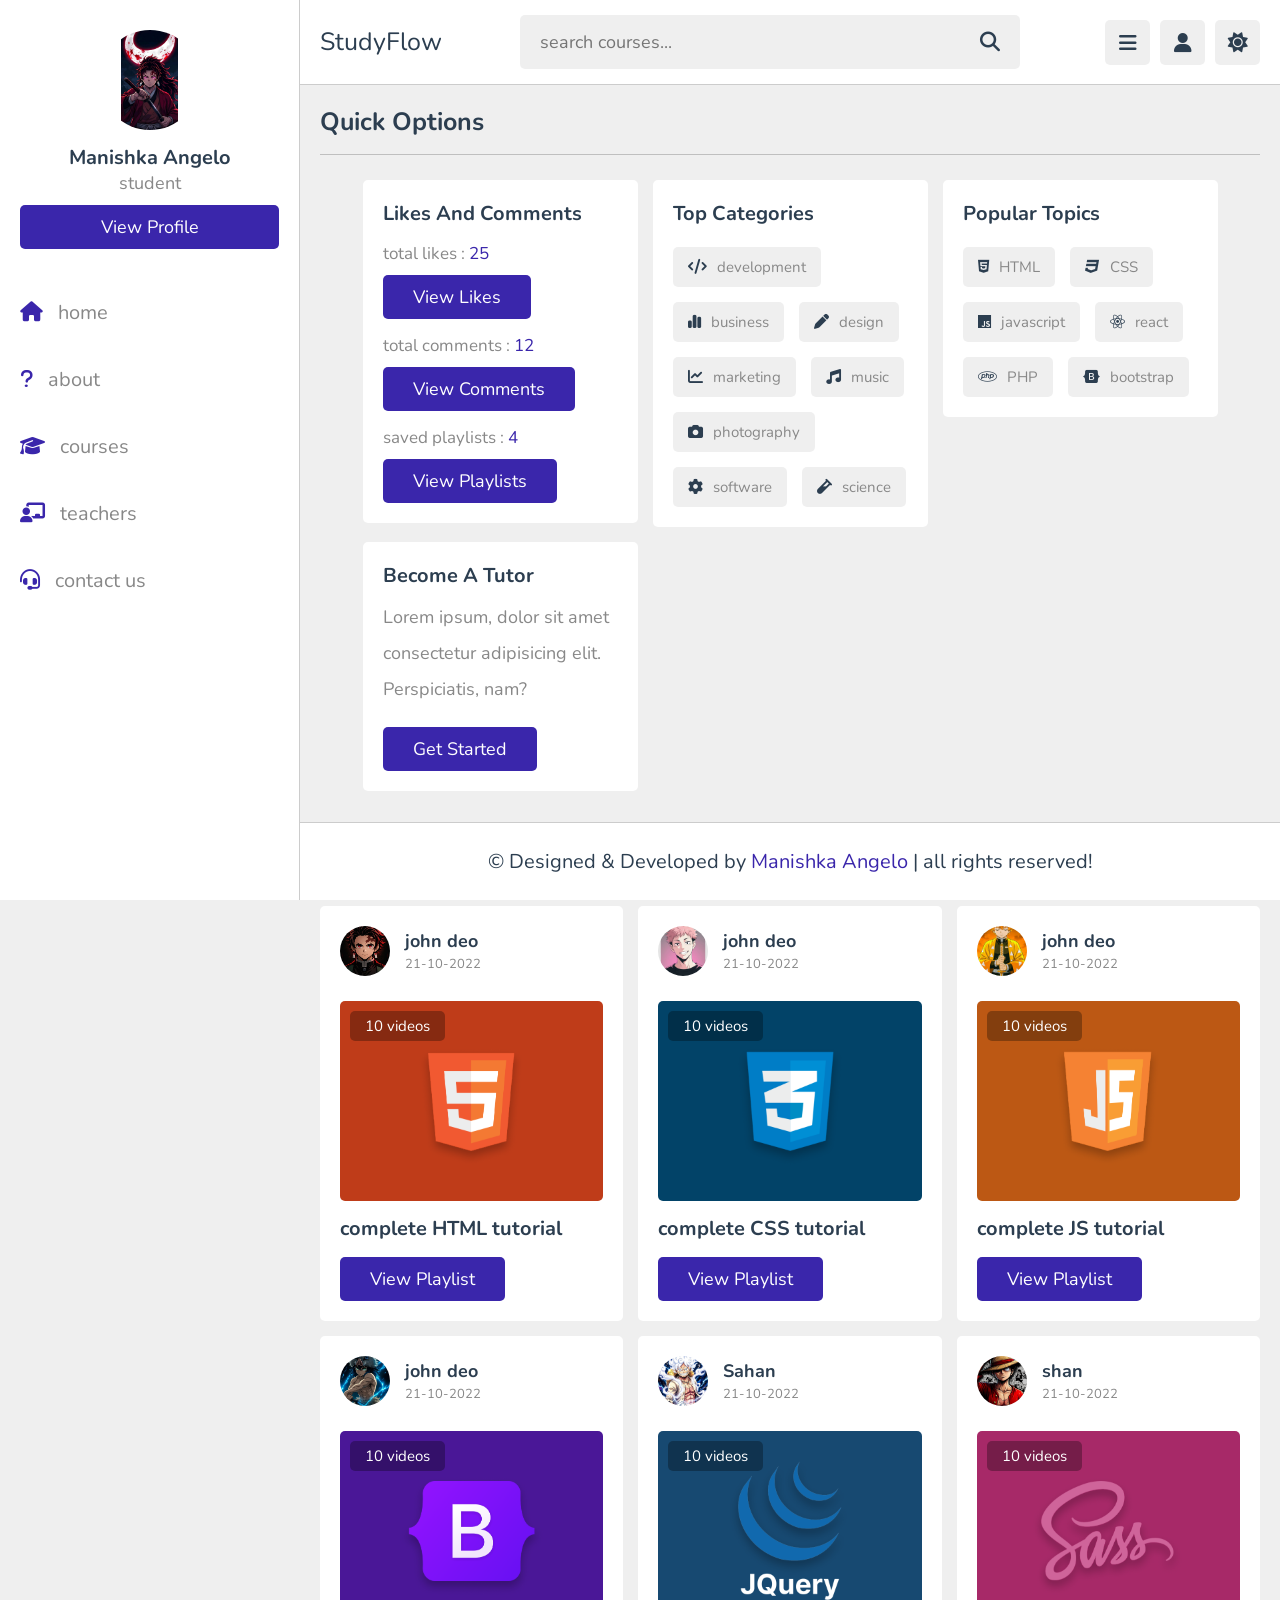
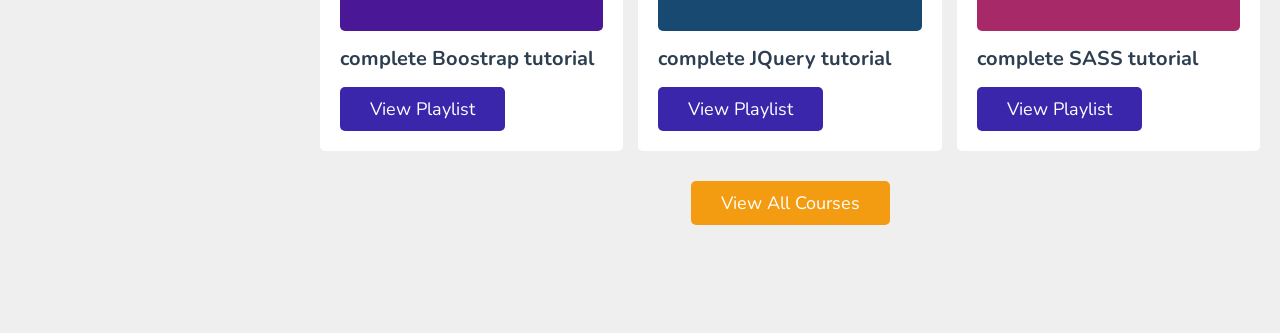
<file: index.html>
<!DOCTYPE html>
<html lang="en">
<head>
   <meta charset="UTF-8">
   <meta http-equiv="X-UA-Compatible" content="IE=edge">
   <meta name="viewport" content="width=device-width, initial-scale=1.0">
   <meta name="description" content="StudyFlow - Your online learning platform for courses, teachers, and playlists.">
   <title>StudyFlow - Online Learning Platform</title>

   <!-- font awesome cdn link  -->
   <link rel="stylesheet" href="https://cdnjs.cloudflare.com/ajax/libs/font-awesome/6.1.2/css/all.min.css">

   <!-- custom css file link  -->
   <link rel="stylesheet" href="css/style.css">

</head>
<body>

<header class="header">
   
   <section class="flex">

      <a href="index.html" class="logo">StudyFlow</a>

      <form action="search.html" method="post" class="search-form">
         <input type="text" name="search_box" required placeholder="search courses..." maxlength="100">
         <button type="submit" class="fas fa-search"></button>
      </form>

      <div class="icons">
         <div id="menu-btn" class="fas fa-bars"></div>
         <div id="search-btn" class="fas fa-search"></div>
         <div id="user-btn" class="fas fa-user"></div>
         <div id="toggle-btn" class="fas fa-sun"></div>
      </div>

      <div class="profile">
         <img src="images/pic-1.jpg" class="image" alt="">
         <h3 class="name">shaikh anas</h3>
         <p class="role">studen</p>
         <a href="profile.html" class="btn">view profile</a>
         <div class="flex-btn">
            <a href="login.html" class="option-btn">login</a>
            <a href="register.html" class="option-btn">register</a>
         </div>
      </div>

   </section>

</header>   

<div class="side-bar">

   <div id="close-btn">
      <i class="fas fa-times"></i>
   </div>

   <div class="profile">
      <img src="images/pic-1.jpg" class="image" alt="">
      <h3 class="name">Manishka Angelo</h3>
      <p class="role">student</p>
      <a href="profile.html" class="btn">view profile</a>
   </div>

   <nav class="navbar">
      <a href="index.html"><i class="fas fa-home"></i><span>home</span></a>
      <a href="about.html"><i class="fas fa-question"></i><span>about</span></a>
      <a href="courses.html"><i class="fas fa-graduation-cap"></i><span>courses</span></a>
      <a href="teachers.html"><i class="fas fa-chalkboard-user"></i><span>teachers</span></a>
      <a href="contact.html"><i class="fas fa-headset"></i><span>contact us</span></a>
   </nav>

</div>

<section class="home-grid">

   <h1 class="heading">quick options</h1>

   <div class="box-container">

      <div class="box">
         <h3 class="title">likes and comments</h3>
         <p class="likes">total likes : <span>25</span></p>
         <a href="#" class="inline-btn">view likes</a>
         <p class="likes">total comments : <span>12</span></p>
         <a href="#" class="inline-btn">view comments</a>
         <p class="likes">saved playlists : <span>4</span></p>
         <a href="#" class="inline-btn">view playlists</a>
      </div>

      <div class="box">
         <h3 class="title">top categories</h3>
         <div class="flex">
            <a href="#"><i class="fas fa-code"></i><span>development</span></a>
            <a href="#"><i class="fas fa-chart-simple"></i><span>business</span></a>
            <a href="#"><i class="fas fa-pen"></i><span>design</span></a>
            <a href="#"><i class="fas fa-chart-line"></i><span>marketing</span></a>
            <a href="#"><i class="fas fa-music"></i><span>music</span></a>
            <a href="#"><i class="fas fa-camera"></i><span>photography</span></a>
            <a href="#"><i class="fas fa-cog"></i><span>software</span></a>
            <a href="#"><i class="fas fa-vial"></i><span>science</span></a>
         </div>
      </div>

      <div class="box">
         <h3 class="title">popular topics</h3>
         <div class="flex">
            <a href="#"><i class="fab fa-html5"></i><span>HTML</span></a>
            <a href="#"><i class="fab fa-css3"></i><span>CSS</span></a>
            <a href="#"><i class="fab fa-js"></i><span>javascript</span></a>
            <a href="#"><i class="fab fa-react"></i><span>react</span></a>
            <a href="#"><i class="fab fa-php"></i><span>PHP</span></a>
            <a href="#"><i class="fab fa-bootstrap"></i><span>bootstrap</span></a>
         </div>
      </div>

      <div class="box">
         <h3 class="title">become a tutor</h3>
         <p class="tutor">Lorem ipsum, dolor sit amet consectetur adipisicing elit. Perspiciatis, nam?</p>
         <a href="teachers.html" class="inline-btn">get started</a>
      </div>

   </div>

</section>

<section class="courses">

   <h1 class="heading">our courses</h1>

   <div class="box-container">

      <div class="box">
         <div class="tutor">
            <img src="images/pic-2.jpg" alt="">
            <div class="info">
               <h3>john deo</h3>
               <span>21-10-2022</span>
            </div>
         </div>
         <div class="thumb">
            <img src="images/thumb-1.png" alt="">
            <span>10 videos</span>
         </div>
         <h3 class="title">complete HTML tutorial</h3>
         <a href="playlist.html" class="inline-btn">view playlist</a>
      </div>

      <div class="box">
         <div class="tutor">
            <img src="images/pic-3.jpg" alt="">
            <div class="info">
               <h3>john deo</h3>
               <span>21-10-2022</span>
            </div>
         </div>
         <div class="thumb">
            <img src="images/thumb-2.png" alt="">
            <span>10 videos</span>
         </div>
         <h3 class="title">complete CSS tutorial</h3>
         <a href="playlist.html" class="inline-btn">view playlist</a>
      </div>

      <div class="box">
         <div class="tutor">
            <img src="images/pic-4.jpg" alt="">
            <div class="info">
               <h3>john deo</h3>
               <span>21-10-2022</span>
            </div>
         </div>
         <div class="thumb">
            <img src="images/thumb-3.png" alt="">
            <span>10 videos</span>
         </div>
         <h3 class="title">complete JS tutorial</h3>
         <a href="playlist.html" class="inline-btn">view playlist</a>
      </div>

      <div class="box">
         <div class="tutor">
            <img src="images/pic-5.jpg" alt="">
            <div class="info">
               <h3>john deo</h3>
               <span>21-10-2022</span>
            </div>
         </div>
         <div class="thumb">
            <img src="images/thumb-4.png" alt="">
            <span>10 videos</span>
         </div>
         <h3 class="title">complete Boostrap tutorial</h3>
         <a href="playlist.html" class="inline-btn">view playlist</a>
      </div>

      <div class="box">
         <div class="tutor">
            <img src="images/pic-6.jpg" alt="">
            <div class="info">
               <h3>Sahan</h3>
               <span>21-10-2022</span>
            </div>
         </div>
         <div class="thumb">
            <img src="images/thumb-5.png" alt="">
            <span>10 videos</span>
         </div>
         <h3 class="title">complete JQuery tutorial</h3>
         <a href="playlist.html" class="inline-btn">view playlist</a>
      </div>

      <div class="box">
         <div class="tutor">
            <img src="images/pic-7.jpg" alt="">
            <div class="info">
               <h3>shan</h3>
               <span>21-10-2022</span>
            </div>
         </div>
         <div class="thumb">
            <img src="images/thumb-6.png" alt="">
            <span>10 videos</span>
         </div>
         <h3 class="title">complete SASS tutorial</h3>
         <a href="playlist.html" class="inline-btn">view playlist</a>
      </div>

   </div>

   <div class="more-btn">
      <a href="courses.html" class="inline-option-btn">view all courses</a>
   </div>

</section>

<footer class="footer">

   &copy; Designed & Developed by <span>Manishka Angelo </span> | all rights reserved!

</footer>

<!-- custom js file link  -->
<script src="js/script.js"></script>

</body>
</html>
</file>
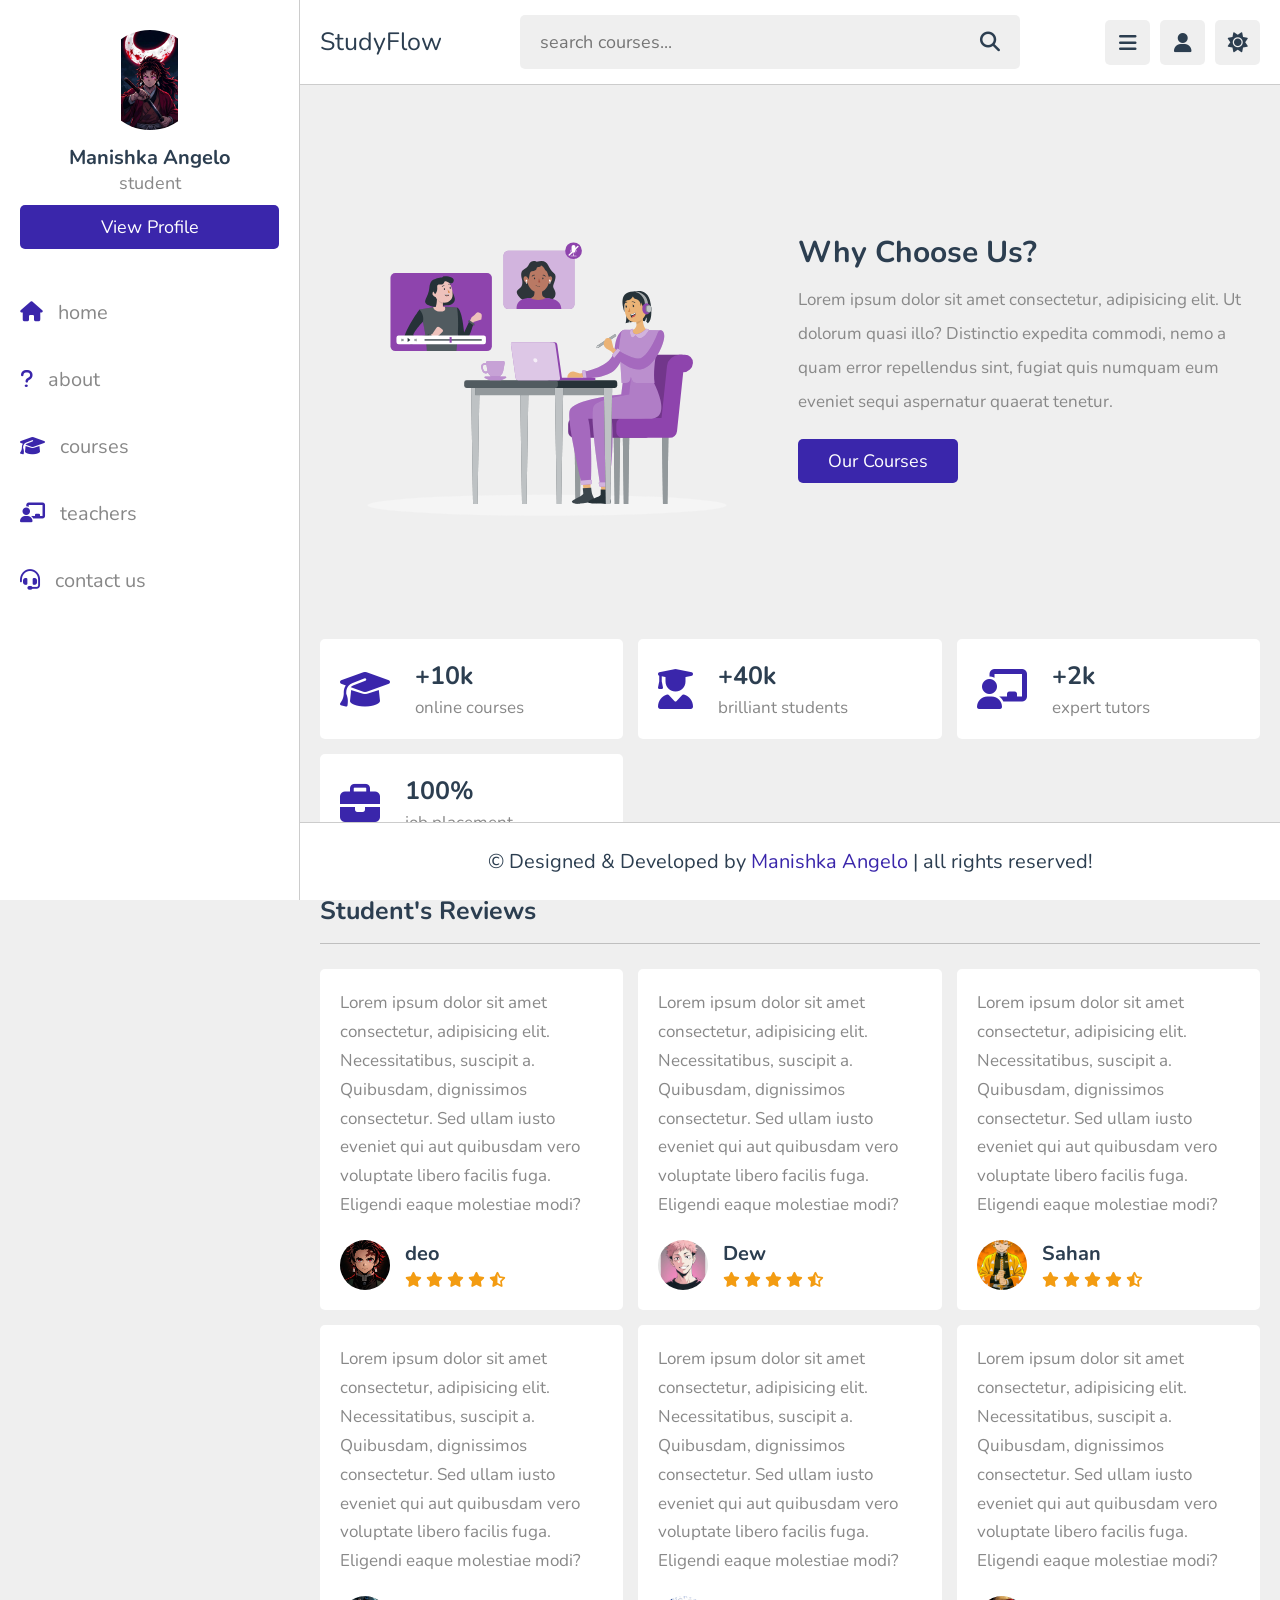
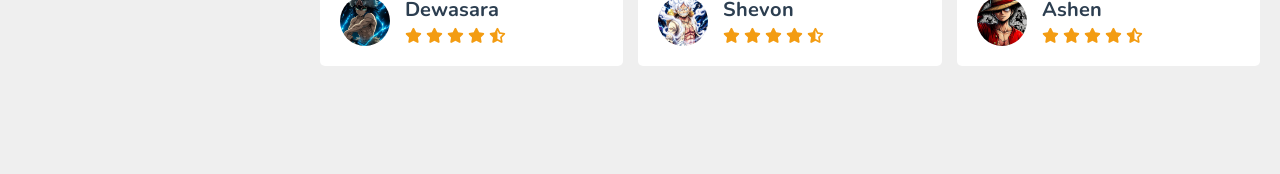
<file: about.html>
<!DOCTYPE html>
<html lang="en">
<head>
   <meta charset="UTF-8">
   <meta http-equiv="X-UA-Compatible" content="IE=edge">
   <meta name="viewport" content="width=device-width, initial-scale=1.0">
   <title>about us</title>

   <!-- font awesome cdn link  -->
   <link rel="stylesheet" href="https://cdnjs.cloudflare.com/ajax/libs/font-awesome/6.1.2/css/all.min.css">

   <!-- custom css file link  -->
   <link rel="stylesheet" href="css/style.css">

</head>
<body>

<header class="header">
   
   <section class="flex">

      <a href="home.html" class="logo">StudyFlow</a>

      <form action="search.html" method="post" class="search-form">
         <input type="text" name="search_box" required placeholder="search courses..." maxlength="100">
         <button type="submit" class="fas fa-search"></button>
      </form>

      <div class="icons">
         <div id="menu-btn" class="fas fa-bars"></div>
         <div id="search-btn" class="fas fa-search"></div>
         <div id="user-btn" class="fas fa-user"></div>
         <div id="toggle-btn" class="fas fa-sun"></div>
      </div>

      <div class="profile">
         <img src="images/pic-1.jpg" class="image" alt="">
         <h3 class="name">Manishka Angelo</h3>
         <p class="role">studen</p>
         <a href="profile.html" class="btn">view profile</a>
         <div class="flex-btn">
            <a href="login.html" class="option-btn">login</a>
            <a href="register.html" class="option-btn">register</a>
         </div>
      </div>

   </section>

</header>   

<div class="side-bar">

   <div id="close-btn">
      <i class="fas fa-times"></i>
   </div>

   <div class="profile">
      <img src="images/pic-1.jpg" class="image" alt="">
      <h3 class="name">Manishka Angelo</h3>
      <p class="role">student</p>
      <a href="profile.html" class="btn">view profile</a>
   </div>

   <nav class="navbar">
      <a href="home.html"><i class="fas fa-home"></i><span>home</span></a>
      <a href="about.html"><i class="fas fa-question"></i><span>about</span></a>
      <a href="courses.html"><i class="fas fa-graduation-cap"></i><span>courses</span></a>
      <a href="teachers.html"><i class="fas fa-chalkboard-user"></i><span>teachers</span></a>
      <a href="contact.html"><i class="fas fa-headset"></i><span>contact us</span></a>
   </nav>

</div>

<section class="about">

   <div class="row">

      <div class="image">
         <img src="images/about-img.svg" alt="">
      </div>

      <div class="content">
         <h3>why choose us?</h3>
         <p>Lorem ipsum dolor sit amet consectetur, adipisicing elit. Ut dolorum quasi illo? Distinctio expedita commodi, nemo a quam error repellendus sint, fugiat quis numquam eum eveniet sequi aspernatur quaerat tenetur.</p>
         <a href="courses.html" class="inline-btn">our courses</a>
      </div>

   </div>

   <div class="box-container">

      <div class="box">
         <i class="fas fa-graduation-cap"></i>
         <div>
            <h3>+10k</h3>
            <p>online courses</p>
         </div>
      </div>

      <div class="box">
         <i class="fas fa-user-graduate"></i>
         <div>
            <h3>+40k</h3>
            <p>brilliant students</p>
         </div>
      </div>

      <div class="box">
         <i class="fas fa-chalkboard-user"></i>
         <div>
            <h3>+2k</h3>
            <p>expert tutors</p>
         </div>
      </div>

      <div class="box">
         <i class="fas fa-briefcase"></i>
         <div>
            <h3>100%</h3>
            <p>job placement</p>
         </div>
      </div>

   </div>

</section> 

<section class="reviews">

   <h1 class="heading">student's reviews</h1>

   <div class="box-container">

      <div class="box">
         <p>Lorem ipsum dolor sit amet consectetur, adipisicing elit. Necessitatibus, suscipit a. Quibusdam, dignissimos consectetur. Sed ullam iusto eveniet qui aut quibusdam vero voluptate libero facilis fuga. Eligendi eaque molestiae modi?</p>
         <div class="student">
            <img src="images/pic-2.jpg" alt="">
            <div>
               <h3>deo</h3>
               <div class="stars">
                  <i class="fas fa-star"></i>
                  <i class="fas fa-star"></i>
                  <i class="fas fa-star"></i>
                  <i class="fas fa-star"></i>
                  <i class="fas fa-star-half-alt"></i>
               </div>
            </div>
         </div>
      </div>

      <div class="box">
         <p>Lorem ipsum dolor sit amet consectetur, adipisicing elit. Necessitatibus, suscipit a. Quibusdam, dignissimos consectetur. Sed ullam iusto eveniet qui aut quibusdam vero voluptate libero facilis fuga. Eligendi eaque molestiae modi?</p>
         <div class="student">
            <img src="images/pic-3.jpg" alt="">
            <div>
               <h3>Dew</h3>
               <div class="stars">
                  <i class="fas fa-star"></i>
                  <i class="fas fa-star"></i>
                  <i class="fas fa-star"></i>
                  <i class="fas fa-star"></i>
                  <i class="fas fa-star-half-alt"></i>
               </div>
            </div>
         </div>
      </div>

      <div class="box">
         <p>Lorem ipsum dolor sit amet consectetur, adipisicing elit. Necessitatibus, suscipit a. Quibusdam, dignissimos consectetur. Sed ullam iusto eveniet qui aut quibusdam vero voluptate libero facilis fuga. Eligendi eaque molestiae modi?</p>
         <div class="student">
            <img src="images/pic-4.jpg" alt="">
            <div>
               <h3>Sahan</h3>
               <div class="stars">
                  <i class="fas fa-star"></i>
                  <i class="fas fa-star"></i>
                  <i class="fas fa-star"></i>
                  <i class="fas fa-star"></i>
                  <i class="fas fa-star-half-alt"></i>
               </div>
            </div>
         </div>
      </div>

      <div class="box">
         <p>Lorem ipsum dolor sit amet consectetur, adipisicing elit. Necessitatibus, suscipit a. Quibusdam, dignissimos consectetur. Sed ullam iusto eveniet qui aut quibusdam vero voluptate libero facilis fuga. Eligendi eaque molestiae modi?</p>
         <div class="student">
            <img src="images/pic-5.jpg" alt="">
            <div>
               <h3>Dewasara</h3>
               <div class="stars">
                  <i class="fas fa-star"></i>
                  <i class="fas fa-star"></i>
                  <i class="fas fa-star"></i>
                  <i class="fas fa-star"></i>
                  <i class="fas fa-star-half-alt"></i>
               </div>
            </div>
         </div>
      </div>

      <div class="box">
         <p>Lorem ipsum dolor sit amet consectetur, adipisicing elit. Necessitatibus, suscipit a. Quibusdam, dignissimos consectetur. Sed ullam iusto eveniet qui aut quibusdam vero voluptate libero facilis fuga. Eligendi eaque molestiae modi?</p>
         <div class="student">
            <img src="images/pic-6.jpg" alt="">
            <div>
               <h3>Shevon</h3>
               <div class="stars">
                  <i class="fas fa-star"></i>
                  <i class="fas fa-star"></i>
                  <i class="fas fa-star"></i>
                  <i class="fas fa-star"></i>
                  <i class="fas fa-star-half-alt"></i>
               </div>
            </div>
         </div>
      </div>

      <div class="box">
         <p>Lorem ipsum dolor sit amet consectetur, adipisicing elit. Necessitatibus, suscipit a. Quibusdam, dignissimos consectetur. Sed ullam iusto eveniet qui aut quibusdam vero voluptate libero facilis fuga. Eligendi eaque molestiae modi?</p>
         <div class="student">
            <img src="images/pic-7.jpg" alt="">
            <div>
               <h3>Ashen</h3>
               <div class="stars">
                  <i class="fas fa-star"></i>
                  <i class="fas fa-star"></i>
                  <i class="fas fa-star"></i>
                  <i class="fas fa-star"></i>
                  <i class="fas fa-star-half-alt"></i>
               </div>
            </div>
         </div>
      </div>

   </div>

</section>













<footer class="footer">

   &copy;  Designed & Developed by <span>Manishka Angelo</span> | all rights reserved!

</footer>

<!-- custom js file link  -->
<script src="js/script.js"></script>

   
</body>
</html>
</file>
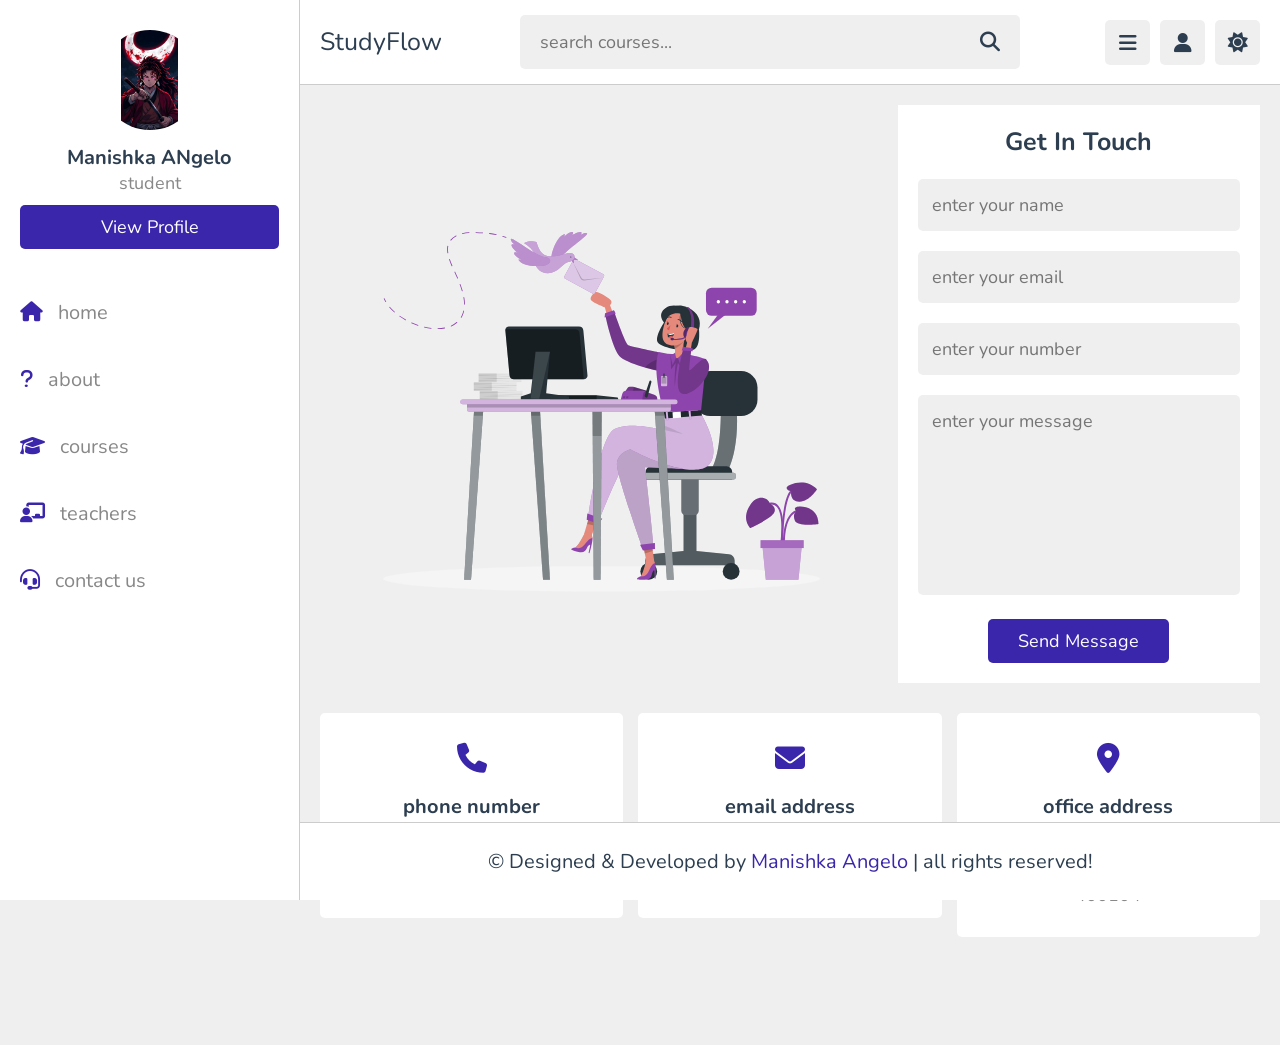
<file: contact.html>
<!DOCTYPE html>
<html lang="en">
<head>
   <meta charset="UTF-8">
   <meta http-equiv="X-UA-Compatible" content="IE=edge">
   <meta name="viewport" content="width=device-width, initial-scale=1.0">
   <title>contact us</title>

   <!-- font awesome cdn link  -->
   <link rel="stylesheet" href="https://cdnjs.cloudflare.com/ajax/libs/font-awesome/6.1.2/css/all.min.css">

   <!-- custom css file link  -->
   <link rel="stylesheet" href="css/style.css">

</head>
<body>

<header class="header">
   
   <section class="flex">

      <a href="home.html" class="logo">StudyFlow</a>

      <form action="search.html" method="post" class="search-form">
         <input type="text" name="search_box" required placeholder="search courses..." maxlength="100">
         <button type="submit" class="fas fa-search"></button>
      </form>

      <div class="icons">
         <div id="menu-btn" class="fas fa-bars"></div>
         <div id="search-btn" class="fas fa-search"></div>
         <div id="user-btn" class="fas fa-user"></div>
         <div id="toggle-btn" class="fas fa-sun"></div>
      </div>

      <div class="profile">
         <img src="images/pic-1.jpg" class="image" alt="">
         <h3 class="name">Manishka ANgelo</h3>
         <p class="role">student</p>
         <a href="profile.html" class="btn">view profile</a>
         <div class="flex-btn">
            <a href="login.html" class="option-btn">login</a>
            <a href="register.html" class="option-btn">register</a>
         </div>
      </div>

   </section>

</header>   

<div class="side-bar">

   <div id="close-btn">
      <i class="fas fa-times"></i>
   </div>

   <div class="profile">
      <img src="images/pic-1.jpg" class="image" alt="">
      <h3 class="name">Manishka ANgelo</h3>
      <p class="role">student</p>
      <a href="profile.html" class="btn">view profile</a>
   </div>

   <nav class="navbar">
      <a href="home.html"><i class="fas fa-home"></i><span>home</span></a>
      <a href="about.html"><i class="fas fa-question"></i><span>about</span></a>
      <a href="courses.html"><i class="fas fa-graduation-cap"></i><span>courses</span></a>
      <a href="teachers.html"><i class="fas fa-chalkboard-user"></i><span>teachers</span></a>
      <a href="contact.html"><i class="fas fa-headset"></i><span>contact us</span></a>
   </nav>

</div>

<section class="contact">

   <div class="row">

      <div class="image">
         <img src="images/contact-img.svg" alt="">
      </div>

      <form action="" method="post">
         <h3>get in touch</h3>
         <input type="text" placeholder="enter your name" name="name" required maxlength="50" class="box">
         <input type="email" placeholder="enter your email" name="email" required maxlength="50" class="box">
         <input type="number" placeholder="enter your number" name="number" required maxlength="50" class="box">
         <textarea name="msg" class="box" placeholder="enter your message" required maxlength="1000" cols="30" rows="10"></textarea>
         <input type="submit" value="send message" class="inline-btn" name="submit">
      </form>

   </div>

   <div class="box-container">

      <div class="box">
         <i class="fas fa-phone"></i>
         <h3>phone number</h3>
         <a href="tel:1234567890">011-566-7890</a>
         <a href="tel:1112223333">011-222-6733</a>
      </div>
      
      <div class="box">
         <i class="fas fa-envelope"></i>
         <h3>email address</h3>
         <a href="mailto:shaikhanas@gmail.com">gdfnfdskf@gmail.come</a>
         <a href="mailto:anasbhai@gmail.com">fdsfkasdf@gmail.come</a>
      </div>

      <div class="box">
         <i class="fas fa-map-marker-alt"></i>
         <h3>office address</h3>
         <a href="#">flat no. 1, a-1 building, jogeshwari, mumbai, india - 400104</a>
      </div>

   </div>

</section>














<footer class="footer">

   &copy; Designed & Developed by <span>Manishka Angelo</span> | all rights reserved!

</footer>

<!-- custom js file link  -->
<script src="js/script.js"></script>

   
</body>
</html>
</file>
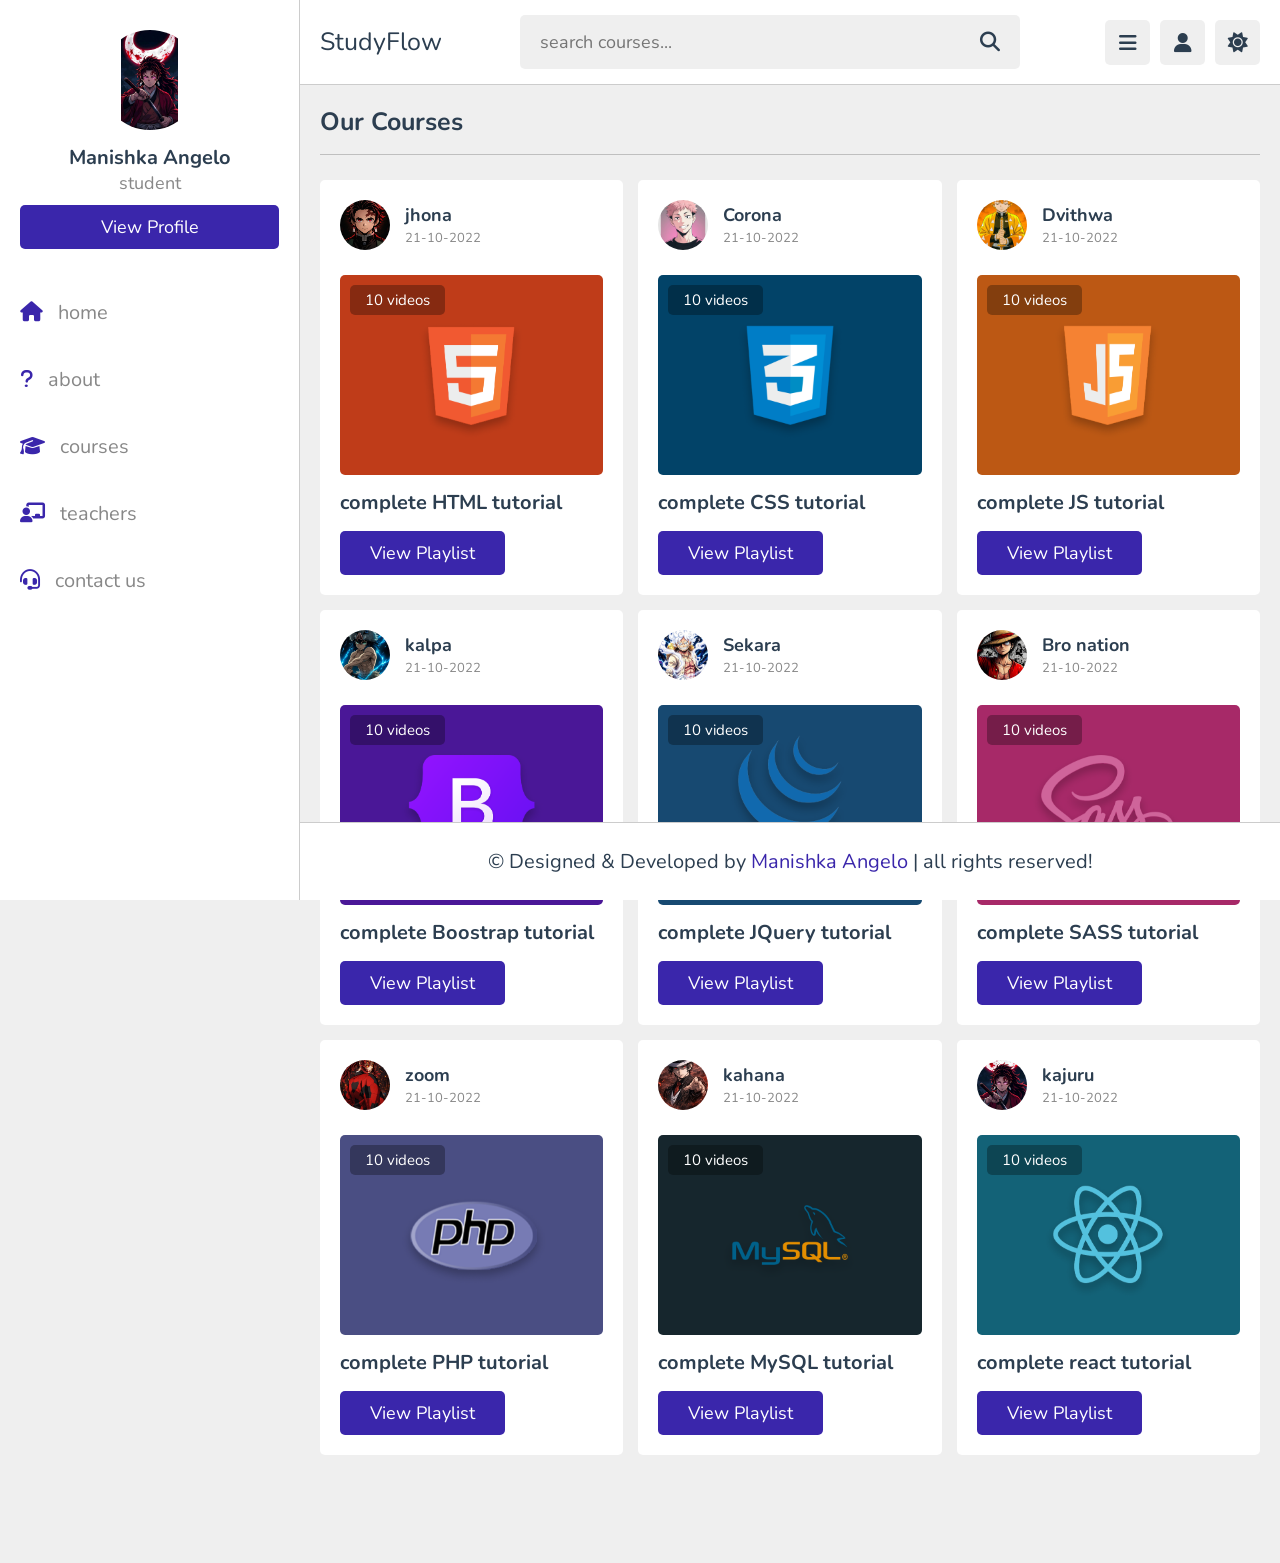
<file: courses.html>
<!DOCTYPE html>
<html lang="en">
<head>
   <meta charset="UTF-8">
   <meta http-equiv="X-UA-Compatible" content="IE=edge">
   <meta name="viewport" content="width=device-width, initial-scale=1.0">
   <title>courses</title>

   
   <link rel="stylesheet" href="https://cdnjs.cloudflare.com/ajax/libs/font-awesome/6.1.2/css/all.min.css">

   
   <link rel="stylesheet" href="css/style.css">

</head>
<body>

<header class="header">
   
   <section class="flex">

      <a href="home.html" class="logo">StudyFlow</a>

      <form action="search.html" method="post" class="search-form">
         <input type="text" name="search_box" required placeholder="search courses..." maxlength="100">
         <button type="submit" class="fas fa-search"></button>
      </form>

      <div class="icons">
         <div id="menu-btn" class="fas fa-bars"></div>
         <div id="search-btn" class="fas fa-search"></div>
         <div id="user-btn" class="fas fa-user"></div>
         <div id="toggle-btn" class="fas fa-sun"></div>
      </div>

      <div class="profile">
         <img src="images/pic-1.jpg" class="image" alt="">
         <h3 class="name">Manishka Angelo</h3>
         <p class="role">student</p>
         <a href="profile.html" class="btn">view profile</a>
         <div class="flex-btn">
            <a href="login.html" class="option-btn">login</a>
            <a href="register.html" class="option-btn">register</a>
         </div>
      </div>

   </section>

</header>   

<div class="side-bar">

   <div id="close-btn">
      <i class="fas fa-times"></i>
   </div>

   <div class="profile">
      <img src="images/pic-1.jpg" class="image" alt="">
      <h3 class="name">Manishka Angelo</h3>
      <p class="role">student</p>
      <a href="profile.html" class="btn">view profile</a>
   </div>

   <nav class="navbar">
      <a href="home.html"><i class="fas fa-home"></i><span>home</span></a>
      <a href="about.html"><i class="fas fa-question"></i><span>about</span></a>
      <a href="courses.html"><i class="fas fa-graduation-cap"></i><span>courses</span></a>
      <a href="teachers.html"><i class="fas fa-chalkboard-user"></i><span>teachers</span></a>
      <a href="contact.html"><i class="fas fa-headset"></i><span>contact us</span></a>
   </nav>

</div>

<section class="courses">

   <h1 class="heading">our courses</h1>

   <div class="box-container">

      <div class="box">
         <div class="tutor">
            <img src="images/pic-2.jpg" alt="">
            <div class="info">
               <h3>jhona</h3>
               <span>21-10-2022</span>
            </div>
         </div>
         <div class="thumb">
            <img src="images/thumb-1.png" alt="">
            <span>10 videos</span>
         </div>
         <h3 class="title">complete HTML tutorial</h3>
         <a href="playlist.html" class="inline-btn">view playlist</a>
      </div>

      <div class="box">
         <div class="tutor">
            <img src="images/pic-3.jpg" alt="">
            <div class="info">
               <h3>Corona</h3>
               <span>21-10-2022</span>
            </div>
         </div>
         <div class="thumb">
            <img src="images/thumb-2.png" alt="">
            <span>10 videos</span>
         </div>
         <h3 class="title">complete CSS tutorial</h3>
         <a href="playlist.html" class="inline-btn">view playlist</a>
      </div>

      <div class="box">
         <div class="tutor">
            <img src="images/pic-4.jpg" alt="">
            <div class="info">
               <h3>Dvithwa</h3>
               <span>21-10-2022</span>
            </div>
         </div>
         <div class="thumb">
            <img src="images/thumb-3.png" alt="">
            <span>10 videos</span>
         </div>
         <h3 class="title">complete JS tutorial</h3>
         <a href="playlist.html" class="inline-btn">view playlist</a>
      </div>

      <div class="box">
         <div class="tutor">
            <img src="images/pic-5.jpg" alt="">
            <div class="info">
               <h3>kalpa</h3>
               <span>21-10-2022</span>
            </div>
         </div>
         <div class="thumb">
            <img src="images/thumb-4.png" alt="">
            <span>10 videos</span>
         </div>
         <h3 class="title">complete Boostrap tutorial</h3>
         <a href="playlist.html" class="inline-btn">view playlist</a>
      </div>

      <div class="box">
         <div class="tutor">
            <img src="images/pic-6.jpg" alt="">
            <div class="info">
               <h3>Sekara</h3>
               <span>21-10-2022</span>
            </div>
         </div>
         <div class="thumb">
            <img src="images/thumb-5.png" alt="">
            <span>10 videos</span>
         </div>
         <h3 class="title">complete JQuery tutorial</h3>
         <a href="playlist.html" class="inline-btn">view playlist</a>
      </div>

      <div class="box">
         <div class="tutor">
            <img src="images/pic-7.jpg" alt="">
            <div class="info">
               <h3>Bro nation</h3>
               <span>21-10-2022</span>
            </div>
         </div>
         <div class="thumb">
            <img src="images/thumb-6.png" alt="">
            <span>10 videos</span>
         </div>
         <h3 class="title">complete SASS tutorial</h3>
         <a href="playlist.html" class="inline-btn">view playlist</a>
      </div>

      <div class="box">
         <div class="tutor">
            <img src="images/pic-8.jpg" alt="">
            <div class="info">
               <h3>zoom</h3>
               <span>21-10-2022</span>
            </div>
         </div>
         <div class="thumb">
            <img src="images/thumb-7.png" alt="">
            <span>10 videos</span>
         </div>
         <h3 class="title">complete PHP tutorial</h3>
         <a href="playlist.html" class="inline-btn">view playlist</a>
      </div>

      <div class="box">
         <div class="tutor">
            <img src="images/pic-9.jpg" alt="">
            <div class="info">
               <h3>kahana</h3>
               <span>21-10-2022</span>
            </div>
         </div>
         <div class="thumb">
            <img src="images/thumb-8.png" alt="">
            <span>10 videos</span>
         </div>
         <h3 class="title">complete MySQL tutorial</h3>
         <a href="playlist.html" class="inline-btn">view playlist</a>
      </div>

      <div class="box">
         <div class="tutor">
            <img src="images/pic-1.jpg" alt="">
            <div class="info">
               <h3>kajuru</h3>
               <span>21-10-2022</span>
            </div>
         </div>
         <div class="thumb">
            <img src="images/thumb-9.png" alt="">
            <span>10 videos</span>
         </div>
         <h3 class="title">complete react tutorial</h3>
         <a href="playlist.html" class="inline-btn">view playlist</a>
      </div>

   </div>

</section>














<footer class="footer">

   &copy; Designed & Developed by <span>Manishka Angelo</span> | all rights reserved!

</footer>

<!-- custom js file link  -->
<script src="js/script.js"></script>

   
</body>
</html>
</file>
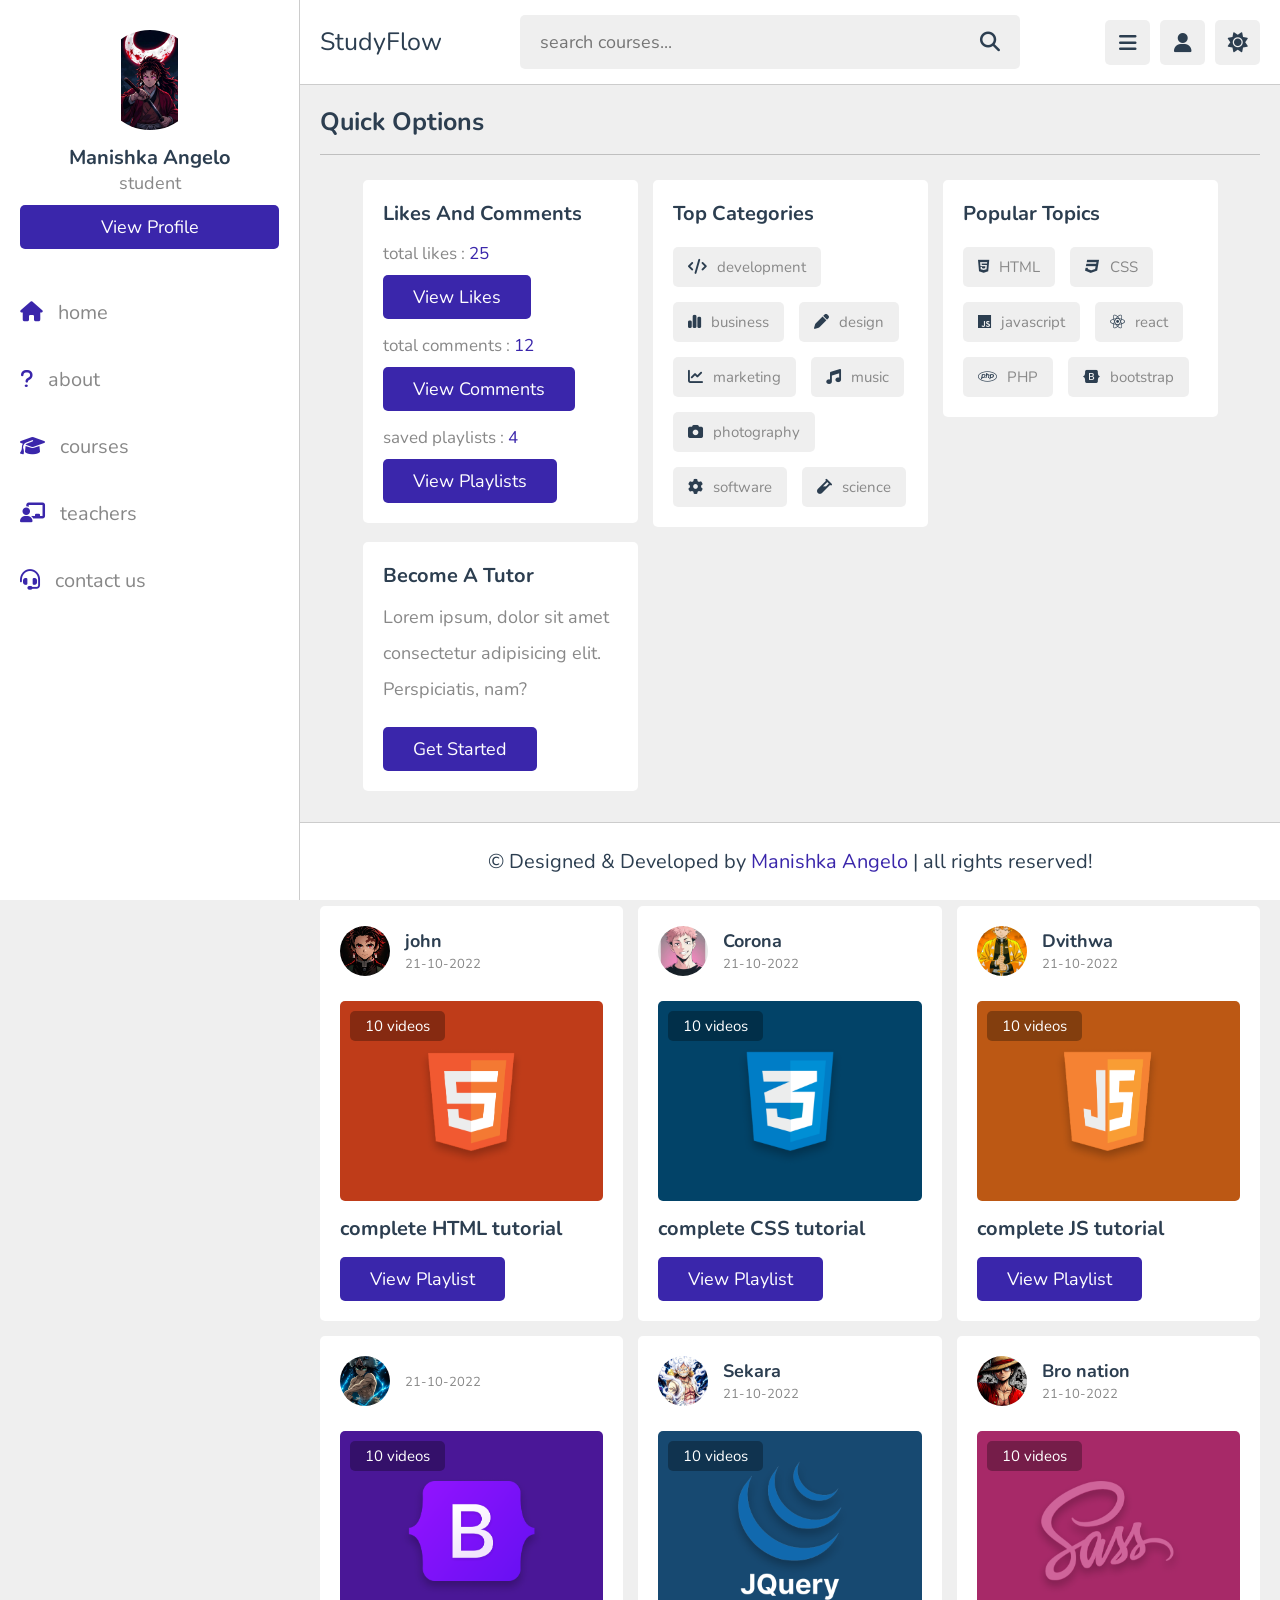
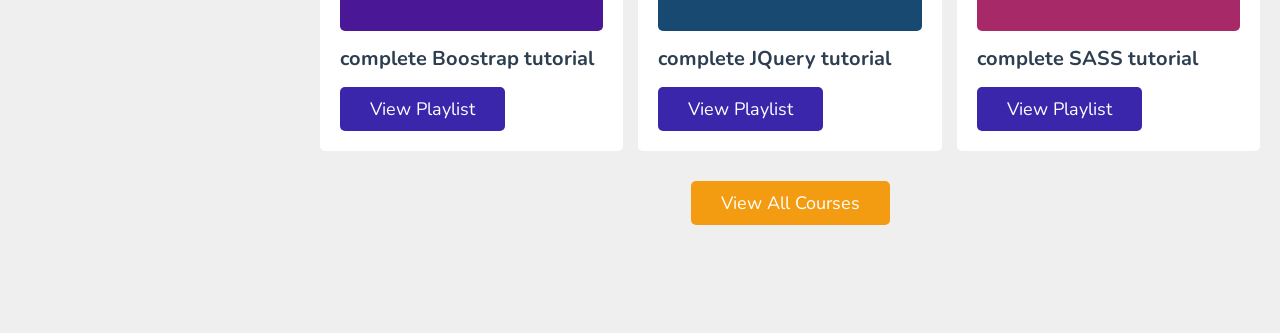
<file: home.html>
<!DOCTYPE html>
<html lang="en">
<head>
   <meta charset="UTF-8">
   <meta http-equiv="X-UA-Compatible" content="IE=edge">
   <meta name="viewport" content="width=device-width, initial-scale=1.0">
   <title>home</title>

   <!-- font awesome cdn link  -->
   <link rel="stylesheet" href="https://cdnjs.cloudflare.com/ajax/libs/font-awesome/6.1.2/css/all.min.css">

   <!-- custom css file link  -->
   <link rel="stylesheet" href="css/style.css">

</head>
<body>

<header class="header">
   
   <section class="flex">

      <a href="home.html" class="logo">StudyFlow</a>

      <form action="search.html" method="post" class="search-form">
         <input type="text" name="search_box" required placeholder="search courses..." maxlength="100">
         <button type="submit" class="fas fa-search"></button>
      </form>

      <div class="icons">
         <div id="menu-btn" class="fas fa-bars"></div>
         <div id="search-btn" class="fas fa-search"></div>
         <div id="user-btn" class="fas fa-user"></div>
         <div id="toggle-btn" class="fas fa-sun"></div>
      </div>

      <div class="profile">
         <img src="images/pic-1.jpg" class="image" alt="">
         <h3 class="name">Manishka Angelo</h3>
         <p class="role">student</p>
         <a href="profile.html" class="btn">view profile</a>
         <div class="flex-btn">
            <a href="login.html" class="option-btn">login</a>
            <a href="register.html" class="option-btn">register</a>
         </div>
      </div>

   </section>

</header>   

<div class="side-bar">

   <div id="close-btn">
      <i class="fas fa-times"></i>
   </div>

   <div class="profile">
      <img src="images/pic-1.jpg" class="image" alt="">
      <h3 class="name">Manishka Angelo</h3>
      <p class="role">student</p>
      <a href="profile.html" class="btn">view profile</a>
   </div>

   <nav class="navbar">
      <a href="home.html"><i class="fas fa-home"></i><span>home</span></a>
      <a href="about.html"><i class="fas fa-question"></i><span>about</span></a>
      <a href="courses.html"><i class="fas fa-graduation-cap"></i><span>courses</span></a>
      <a href="teachers.html"><i class="fas fa-chalkboard-user"></i><span>teachers</span></a>
      <a href="contact.html"><i class="fas fa-headset"></i><span>contact us</span></a>
   </nav>

</div>

<section class="home-grid">

   <h1 class="heading">quick options</h1>

   <div class="box-container">

      <div class="box">
         <h3 class="title">likes and comments</h3>
         <p class="likes">total likes : <span>25</span></p>
         <a href="#" class="inline-btn">view likes</a>
         <p class="likes">total comments : <span>12</span></p>
         <a href="#" class="inline-btn">view comments</a>
         <p class="likes">saved playlists : <span>4</span></p>
         <a href="#" class="inline-btn">view playlists</a>
      </div>

      <div class="box">
         <h3 class="title">top categories</h3>
         <div class="flex">
            <a href="#"><i class="fas fa-code"></i><span>development</span></a>
            <a href="#"><i class="fas fa-chart-simple"></i><span>business</span></a>
            <a href="#"><i class="fas fa-pen"></i><span>design</span></a>
            <a href="#"><i class="fas fa-chart-line"></i><span>marketing</span></a>
            <a href="#"><i class="fas fa-music"></i><span>music</span></a>
            <a href="#"><i class="fas fa-camera"></i><span>photography</span></a>
            <a href="#"><i class="fas fa-cog"></i><span>software</span></a>
            <a href="#"><i class="fas fa-vial"></i><span>science</span></a>
         </div>
      </div>

      <div class="box">
         <h3 class="title">popular topics</h3>
         <div class="flex">
            <a href="#"><i class="fab fa-html5"></i><span>HTML</span></a>
            <a href="#"><i class="fab fa-css3"></i><span>CSS</span></a>
            <a href="#"><i class="fab fa-js"></i><span>javascript</span></a>
            <a href="#"><i class="fab fa-react"></i><span>react</span></a>
            <a href="#"><i class="fab fa-php"></i><span>PHP</span></a>
            <a href="#"><i class="fab fa-bootstrap"></i><span>bootstrap</span></a>
         </div>
      </div>

      <div class="box">
         <h3 class="title">become a tutor</h3>
         <p class="tutor">Lorem ipsum, dolor sit amet consectetur adipisicing elit. Perspiciatis, nam?</p>
         <a href="teachers.html" class="inline-btn">get started</a>
      </div>

   </div>

</section>



<section class="courses">

   <h1 class="heading">our courses</h1>

   <div class="box-container">

      <div class="box">
         <div class="tutor">
            <img src="images/pic-2.jpg" alt="">
            <div class="info">
               <h3>john</h3>
               <span>21-10-2022</span>
            </div>
         </div>
         <div class="thumb">
            <img src="images/thumb-1.png" alt="">
            <span>10 videos</span>
         </div>
         <h3 class="title">complete HTML tutorial</h3>
         <a href="playlist.html" class="inline-btn">view playlist</a>
      </div>

      <div class="box">
         <div class="tutor">
            <img src="images/pic-3.jpg" alt="">
            <div class="info">
               <h3>Corona</h3>
               <span>21-10-2022</span>
            </div>
         </div>
         <div class="thumb">
            <img src="images/thumb-2.png" alt="">
            <span>10 videos</span>
         </div>
         <h3 class="title">complete CSS tutorial</h3>
         <a href="playlist.html" class="inline-btn">view playlist</a>
      </div>

      <div class="box">
         <div class="tutor">
            <img src="images/pic-4.jpg" alt="">
            <div class="info">
               <h3>Dvithwa</h3>
               <span>21-10-2022</span>
            </div>
         </div>
         <div class="thumb">
            <img src="images/thumb-3.png" alt="">
            <span>10 videos</span>
         </div>
         <h3 class="title">complete JS tutorial</h3>
         <a href="playlist.html" class="inline-btn">view playlist</a>
      </div>

      <div class="box">
         <div class="tutor">
            <img src="images/pic-5.jpg" alt="">
            <div class="info">
               <h3></h3>
               <span>21-10-2022</span>
            </div>
         </div>
         <div class="thumb">
            <img src="images/thumb-4.png" alt="">
            <span>10 videos</span>
         </div>
         <h3 class="title">complete Boostrap tutorial</h3>
         <a href="playlist.html" class="inline-btn">view playlist</a>
      </div>

      <div class="box">
         <div class="tutor">
            <img src="images/pic-6.jpg" alt="">
            <div class="info">
               <h3>Sekara</h3>
               <span>21-10-2022</span>
            </div>
         </div>
         <div class="thumb">
            <img src="images/thumb-5.png" alt="">
            <span>10 videos</span>
         </div>
         <h3 class="title">complete JQuery tutorial</h3>
         <a href="playlist.html" class="inline-btn">view playlist</a>
      </div>

      <div class="box">
         <div class="tutor">
            <img src="images/pic-7.jpg" alt="">
            <div class="info">
               <h3>Bro nation</h3>
               <span>21-10-2022</span>
            </div>
         </div>
         <div class="thumb">
            <img src="images/thumb-6.png" alt="">
            <span>10 videos</span>
         </div>
         <h3 class="title">complete SASS tutorial</h3>
         <a href="playlist.html" class="inline-btn">view playlist</a>
      </div>

   </div>

   <div class="more-btn">
      <a href="courses.html" class="inline-option-btn">view all courses</a>
   </div>

</section>















<footer class="footer">

   &copy; Designed & Developed by <span>Manishka Angelo </span> | all rights reserved!

</footer>

<!-- custom js file link  -->
<script src="js/script.js"></script>

   
</body>
</html>
</file>
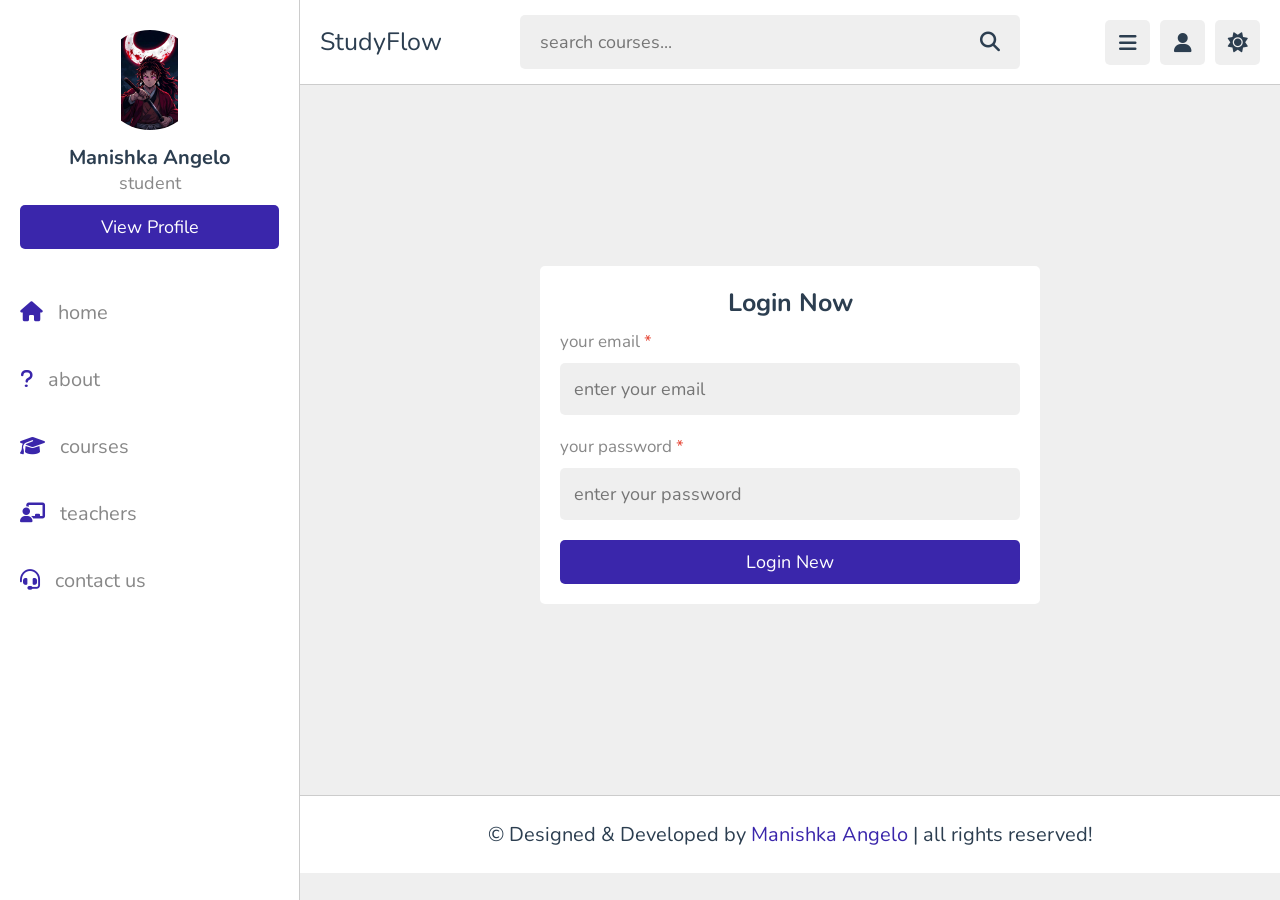
<file: login.html>
<!DOCTYPE html>
<html lang="en">
<head>
   <meta charset="UTF-8">
   <meta http-equiv="X-UA-Compatible" content="IE=edge">
   <meta name="viewport" content="width=device-width, initial-scale=1.0">
   <title>login</title>

   <!-- font awesome cdn link  -->
   <link rel="stylesheet" href="https://cdnjs.cloudflare.com/ajax/libs/font-awesome/6.1.2/css/all.min.css">

   <!-- custom css file link  -->
   <link rel="stylesheet" href="css/style.css">

</head>
<body>

<header class="header">
   
   <section class="flex">

      <a href="home.html" class="logo">StudyFlow</a>

      <form action="search.html" method="post" class="search-form">
         <input type="text" name="search_box" required placeholder="search courses..." maxlength="100">
         <button type="submit" class="fas fa-search"></button>
      </form>

      <div class="icons">
         <div id="menu-btn" class="fas fa-bars"></div>
         <div id="search-btn" class="fas fa-search"></div>
         <div id="user-btn" class="fas fa-user"></div>
         <div id="toggle-btn" class="fas fa-sun"></div>
      </div>

      <div class="profile">
         <img src="images/pic-1.jpg" class="image" alt="">
         <h3 class="name">Manishka Angelo</h3>
         <p class="role">student</p>
         <a href="profile.html" class="btn">view profile</a>
         <div class="flex-btn">
            <a href="login.html" class="option-btn">login</a>
            <a href="register.html" class="option-btn">register</a>
         </div>
      </div>

   </section>

</header>   

<div class="side-bar">

   <div id="close-btn">
      <i class="fas fa-times"></i>
   </div>

   <div class="profile">
      <img src="images/pic-1.jpg" class="image" alt="">
      <h3 class="name">Manishka Angelo</h3>
      <p class="role">student</p>
      <a href="profile.html" class="btn">view profile</a>
   </div>

   <nav class="navbar">
      <a href="home.html"><i class="fas fa-home"></i><span>home</span></a>
      <a href="about.html"><i class="fas fa-question"></i><span>about</span></a>
      <a href="courses.html"><i class="fas fa-graduation-cap"></i><span>courses</span></a>
      <a href="teachers.html"><i class="fas fa-chalkboard-user"></i><span>teachers</span></a>
      <a href="contact.html"><i class="fas fa-headset"></i><span>contact us</span></a>
   </nav>

</div>

<section class="form-container">

   <form action="" method="post" enctype="multipart/form-data">
      <h3>login now</h3>
      <p>your email <span>*</span></p>
      <input type="email" name="email" placeholder="enter your email" required maxlength="50" class="box">
      <p>your password <span>*</span></p>
      <input type="password" name="pass" placeholder="enter your password" required maxlength="20" class="box">
      <input type="submit" value="login new" name="submit" class="btn">
   </form>

</section>















<footer class="footer">

   &copy; Designed & Developed  by <span>Manishka Angelo </span> | all rights reserved!

</footer>

<!-- custom js file link  -->
<script src="js/script.js"></script>

   
</body>
</html>
</file>
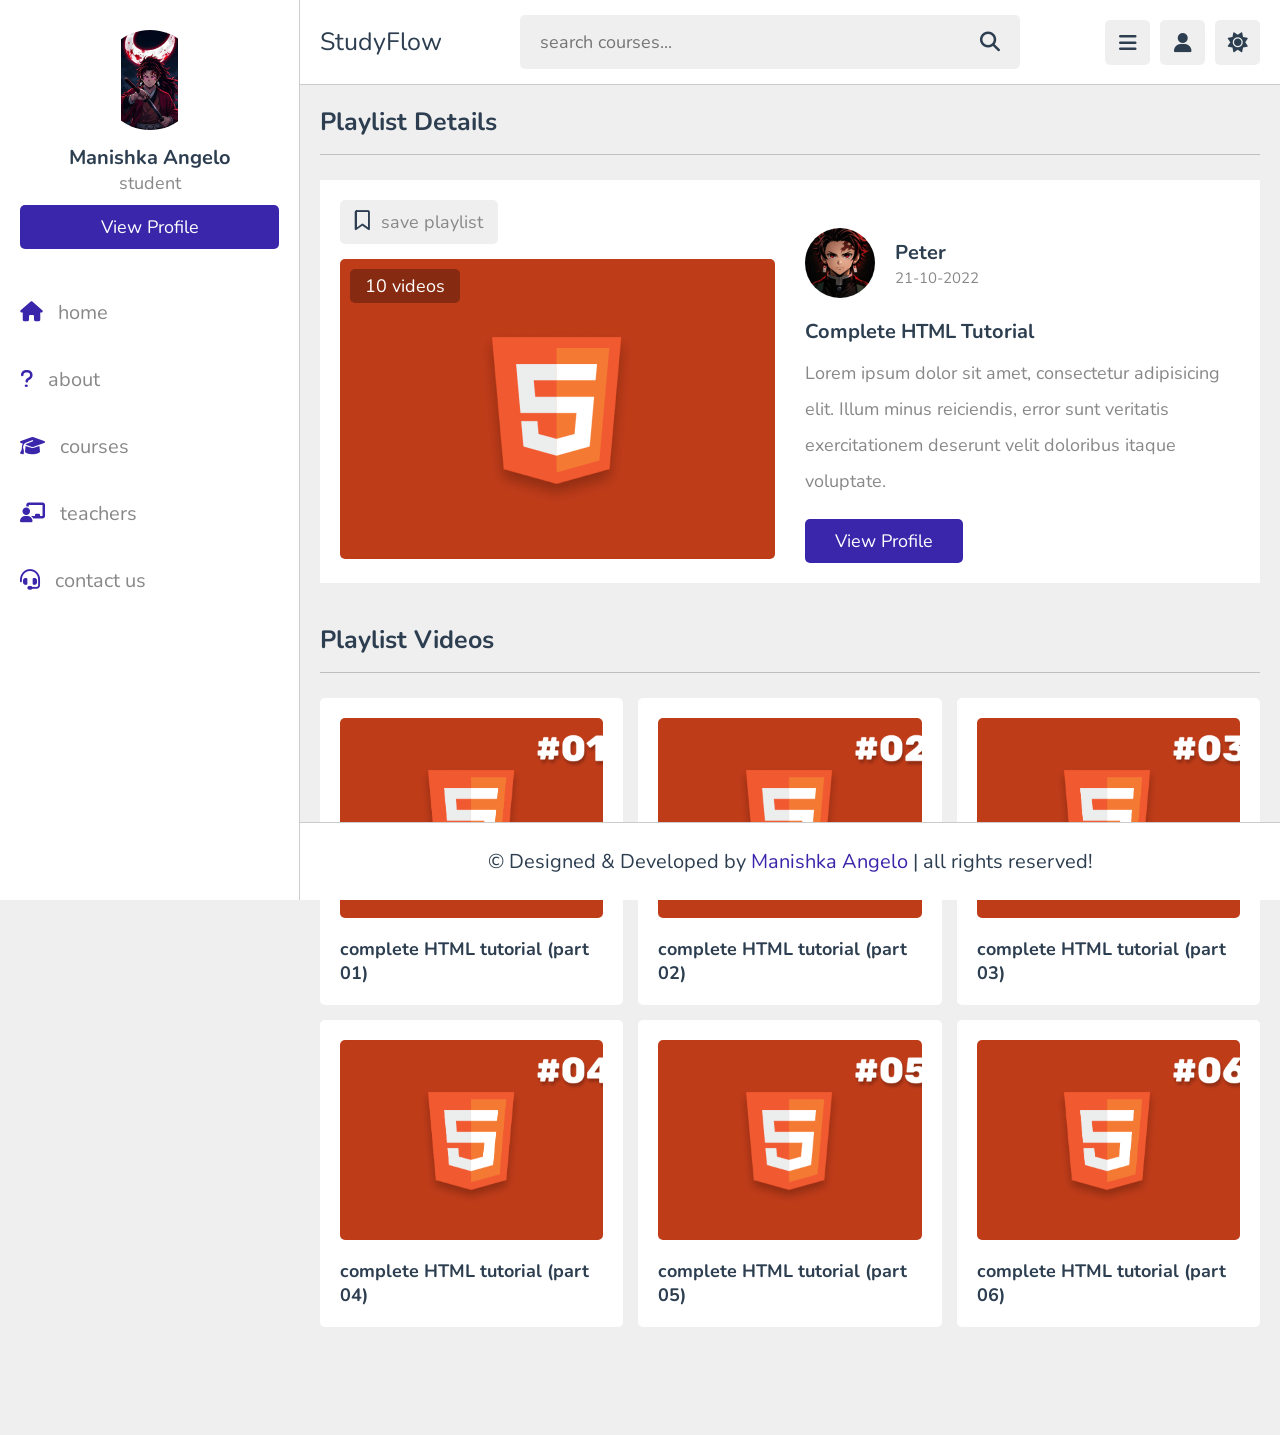
<file: playlist.html>
<!DOCTYPE html>
<html lang="en">
<head>
   <meta charset="UTF-8">
   <meta http-equiv="X-UA-Compatible" content="IE=edge">
   <meta name="viewport" content="width=device-width, initial-scale=1.0">
   <title>video playlist</title>

   <!-- font awesome cdn link  -->
   <link rel="stylesheet" href="https://cdnjs.cloudflare.com/ajax/libs/font-awesome/6.1.2/css/all.min.css">

   <!-- custom css file link  -->
   <link rel="stylesheet" href="css/style.css">

</head>
<body>

<header class="header">
   
   <section class="flex">

      <a href="home.html" class="logo">StudyFlow</a>

      <form action="search.html" method="post" class="search-form">
         <input type="text" name="search_box" required placeholder="search courses..." maxlength="100">
         <button type="submit" class="fas fa-search"></button>
      </form>

      <div class="icons">
         <div id="menu-btn" class="fas fa-bars"></div>
         <div id="search-btn" class="fas fa-search"></div>
         <div id="user-btn" class="fas fa-user"></div>
         <div id="toggle-btn" class="fas fa-sun"></div>
      </div>

      <div class="profile">
         <img src="images/pic-1.jpg" class="image" alt="">
         <h3 class="name">Manishka Angelo</h3>
         <p class="role">student</p>
         <a href="profile.html" class="btn">view profile</a>
         <div class="flex-btn">
            <a href="login.html" class="option-btn">login</a>
            <a href="register.html" class="option-btn">register</a>
         </div>
      </div>

   </section>

</header>   

<div class="side-bar">

   <div id="close-btn">
      <i class="fas fa-times"></i>
   </div>

   <div class="profile">
      <img src="images/pic-1.jpg" class="image" alt="">
      <h3 class="name">Manishka Angelo</h3>
      <p class="role">student</p>
      <a href="profile.html" class="btn">view profile</a>
   </div>

   <nav class="navbar">
      <a href="home.html"><i class="fas fa-home"></i><span>home</span></a>
      <a href="about.html"><i class="fas fa-question"></i><span>about</span></a>
      <a href="courses.html"><i class="fas fa-graduation-cap"></i><span>courses</span></a>
      <a href="teachers.html"><i class="fas fa-chalkboard-user"></i><span>teachers</span></a>
      <a href="contact.html"><i class="fas fa-headset"></i><span>contact us</span></a>
   </nav>

</div>

<section class="playlist-details">

   <h1 class="heading">playlist details</h1>

   <div class="row">

      <div class="column">
         <form action="" method="post" class="save-playlist">
            <button type="submit"><i class="far fa-bookmark"></i> <span>save playlist</span></button>
         </form>
   
         <div class="thumb">
            <img src="images/thumb-1.png" alt="">
            <span>10 videos</span>
         </div>
      </div>
      <div class="column">
         <div class="tutor">
            <img src="images/pic-2.jpg" alt="">
            <div>
               <h3>Peter</h3>
               <span>21-10-2022</span>
            </div>
         </div>
   
         <div class="details">
            <h3>complete HTML tutorial</h3>
            <p>Lorem ipsum dolor sit amet, consectetur adipisicing elit. Illum minus reiciendis, error sunt veritatis exercitationem deserunt velit doloribus itaque voluptate.</p>
            <a href="teacher_profile.html" class="inline-btn">view profile</a>
         </div>
      </div>
   </div>

</section>

<section class="playlist-videos">

   <h1 class="heading">playlist videos</h1>

   <div class="box-container">

      <a class="box" href="watch-video.html">
         <i class="fas fa-play"></i>
         <img src="images/post-1-1.png" alt="">
         <h3>complete HTML tutorial (part 01)</h3>
      </a>

      <a class="box" href="watch-video.html">
         <i class="fas fa-play"></i>
         <img src="images/post-1-2.png" alt="">
         <h3>complete HTML tutorial (part 02)</h3>
      </a>

      <a class="box" href="watch-video.html">
         <i class="fas fa-play"></i>
         <img src="images/post-1-3.png" alt="">
         <h3>complete HTML tutorial (part 03)</h3>
      </a>

      <a class="box" href="watch-video.html">
         <i class="fas fa-play"></i>
         <img src="images/post-1-4.png" alt="">
         <h3>complete HTML tutorial (part 04)</h3>
      </a>

      <a class="box" href="watch-video.html">
         <i class="fas fa-play"></i>
         <img src="images/post-1-5.png" alt="">
         <h3>complete HTML tutorial (part 05)</h3>
      </a>

      <a class="box" href="watch-video.html">
         <i class="fas fa-play"></i>
         <img src="images/post-1-6.png" alt="">
         <h3>complete HTML tutorial (part 06)</h3>
      </a>

   </div>

</section>













<footer class="footer">

   &copy; Designed & Developed by <span>Manishka Angelo</span> | all rights reserved!

</footer>

<!-- custom js file link  -->
<script src="js/script.js"></script>

   
</body>
</html>
</file>
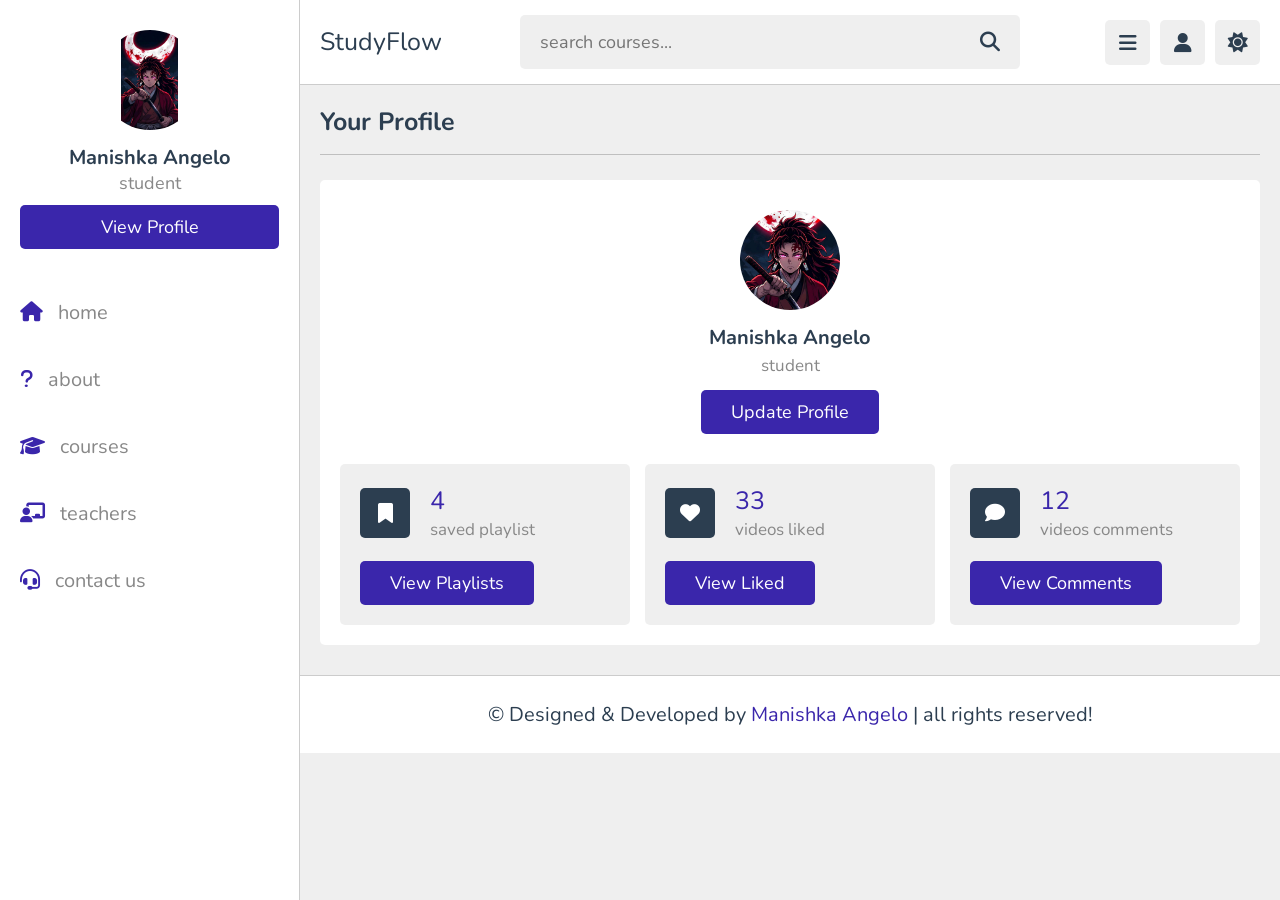
<file: profile.html>
<!DOCTYPE html>
<html lang="en">
<head>
   <meta charset="UTF-8">
   <meta http-equiv="X-UA-Compatible" content="IE=edge">
   <meta name="viewport" content="width=device-width, initial-scale=1.0">
   <title>profile</title>

   <!-- font awesome cdn link  -->
   <link rel="stylesheet" href="https://cdnjs.cloudflare.com/ajax/libs/font-awesome/6.1.2/css/all.min.css">

   <!-- custom css file link  -->
   <link rel="stylesheet" href="css/style.css">

</head>
<body>

<header class="header">
   
   <section class="flex">

      <a href="home.html" class="logo">StudyFlow</a>

      <form action="search.html" method="post" class="search-form">
         <input type="text" name="search_box" required placeholder="search courses..." maxlength="100">
         <button type="submit" class="fas fa-search"></button>
      </form>

      <div class="icons">
         <div id="menu-btn" class="fas fa-bars"></div>
         <div id="search-btn" class="fas fa-search"></div>
         <div id="user-btn" class="fas fa-user"></div>
         <div id="toggle-btn" class="fas fa-sun"></div>
      </div>

      <div class="profile">
         <img src="images/pic-1.jpg" class="image" alt="">
         <h3 class="name">Manishka Angelo</h3>
         <p class="role">student</p>
         <a href="profile.html" class="btn">view profile</a>
         <div class="flex-btn">
            <a href="login.html" class="option-btn">login</a>
            <a href="register.html" class="option-btn">register</a>
         </div>
      </div>

   </section>

</header>   

<div class="side-bar">

   <div id="close-btn">
      <i class="fas fa-times"></i>
   </div>

   <div class="profile">
      <img src="images/pic-1.jpg" class="image" alt="">
      <h3 class="name">Manishka Angelo</h3>
      <p class="role">student</p>
      <a href="profile.html" class="btn">view profile</a>
   </div>

   <nav class="navbar">
      <a href="home.html"><i class="fas fa-home"></i><span>home</span></a>
      <a href="about.html"><i class="fas fa-question"></i><span>about</span></a>
      <a href="courses.html"><i class="fas fa-graduation-cap"></i><span>courses</span></a>
      <a href="teachers.html"><i class="fas fa-chalkboard-user"></i><span>teachers</span></a>
      <a href="contact.html"><i class="fas fa-headset"></i><span>contact us</span></a>
   </nav>

</div>

<section class="user-profile">

   <h1 class="heading">your profile</h1>

   <div class="info">

      <div class="user">
         <img src="images/pic-1.jpg" alt="">
         <h3>Manishka Angelo</h3>
         <p>student</p>
         <a href="update.html" class="inline-btn">update profile</a>
      </div>
   
      <div class="box-container">
   
         <div class="box">
            <div class="flex">
               <i class="fas fa-bookmark"></i>
               <div>
                  <span>4</span>
                  <p>saved playlist</p>
               </div>
            </div>
            <a href="#" class="inline-btn">view playlists</a>
         </div>
   
         <div class="box">
            <div class="flex">
               <i class="fas fa-heart"></i>
               <div>
                  <span>33</span>
                  <p>videos liked</p>
               </div>
            </div>
            <a href="#" class="inline-btn">view liked</a>
         </div>
   
         <div class="box">
            <div class="flex">
               <i class="fas fa-comment"></i>
               <div>
                  <span>12</span>
                  <p>videos comments</p>
               </div>
            </div>
            <a href="#" class="inline-btn">view comments</a>
         </div>
   
      </div>
   </div>

</section>














<footer class="footer">

   &copy; Designed & Developed  by <span>Manishka Angelo</span> | all rights reserved!

</footer>

<!-- custom js file link  -->
<script src="js/script.js"></script>

   
</body>
</html>
</file>
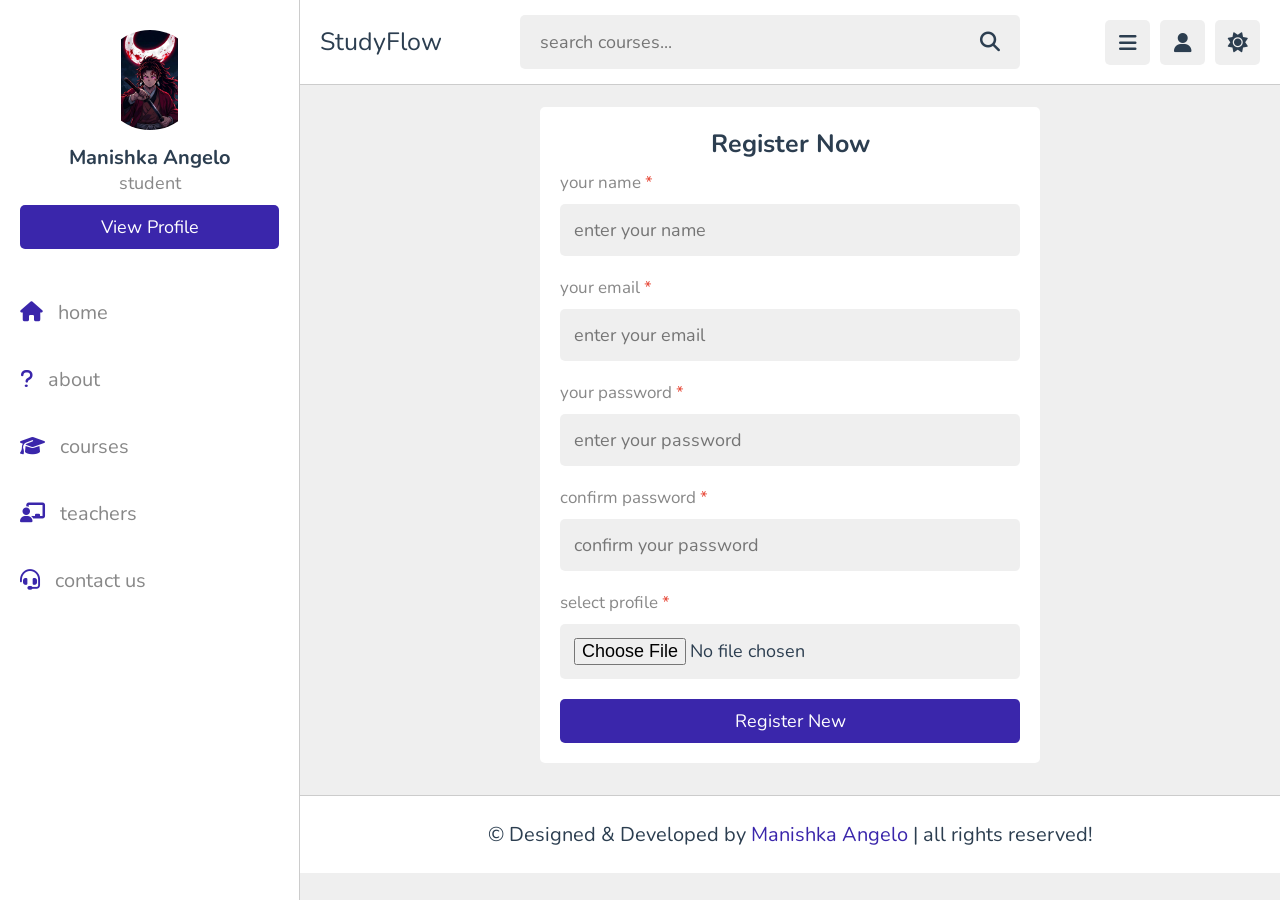
<file: register.html>
<!DOCTYPE html>
<html lang="en">
<head>
   <meta charset="UTF-8">
   <meta http-equiv="X-UA-Compatible" content="IE=edge">
   <meta name="viewport" content="width=device-width, initial-scale=1.0">
   <title>register</title>

   <!-- font awesome cdn link  -->
   <link rel="stylesheet" href="https://cdnjs.cloudflare.com/ajax/libs/font-awesome/6.1.2/css/all.min.css">

   <!-- custom css file link  -->
   <link rel="stylesheet" href="css/style.css">

</head>
<body>

<header class="header">
   
   <section class="flex">

      <a href="home.html" class="logo">StudyFlow</a>

      <form action="search.html" method="post" class="search-form">
         <input type="text" name="search_box" required placeholder="search courses..." maxlength="100">
         <button type="submit" class="fas fa-search"></button>
      </form>

      <div class="icons">
         <div id="menu-btn" class="fas fa-bars"></div>
         <div id="search-btn" class="fas fa-search"></div>
         <div id="user-btn" class="fas fa-user"></div>
         <div id="toggle-btn" class="fas fa-sun"></div>
      </div>

      <div class="profile">
         <img src="images/pic-1.jpg" class="image" alt="">
         <h3 class="name">Maniska Angelo</h3>
         <p class="role">student</p>
         <a href="profile.html" class="btn">view profile</a>
         <div class="flex-btn">
            <a href="login.html" class="option-btn">login</a>
            <a href="register.html" class="option-btn">register</a>
         </div>
      </div>

   </section>

</header>   

<div class="side-bar">

   <div id="close-btn">
      <i class="fas fa-times"></i>
   </div>

   <div class="profile">
      <img src="images/pic-1.jpg" class="image" alt="">
      <h3 class="name">Manishka Angelo</h3>
      <p class="role">student</p>
      <a href="profile.html" class="btn">view profile</a>
   </div>

   <nav class="navbar">
      <a href="home.html"><i class="fas fa-home"></i><span>home</span></a>
      <a href="about.html"><i class="fas fa-question"></i><span>about</span></a>
      <a href="courses.html"><i class="fas fa-graduation-cap"></i><span>courses</span></a>
      <a href="teachers.html"><i class="fas fa-chalkboard-user"></i><span>teachers</span></a>
      <a href="contact.html"><i class="fas fa-headset"></i><span>contact us</span></a>
   </nav>

</div>

<section class="form-container">

   <form action="" method="post" enctype="multipart/form-data">
      <h3>register now</h3>
      <p>your name <span>*</span></p>
      <input type="text" name="name" placeholder="enter your name" required maxlength="50" class="box">
      <p>your email <span>*</span></p>
      <input type="email" name="email" placeholder="enter your email" required maxlength="50" class="box">
      <p>your password <span>*</span></p>
      <input type="password" name="pass" placeholder="enter your password" required maxlength="20" class="box">
      <p>confirm password <span>*</span></p>
      <input type="password" name="c_pass" placeholder="confirm your password" required maxlength="20" class="box">
      <p>select profile <span>*</span></p>
      <input type="file" accept="image/*" required class="box">
      <input type="submit" value="register new" name="submit" class="btn">
   </form>

</section>















<footer class="footer">

   &copy; Designed & Developed  by <span>Manishka Angelo</span> | all rights reserved!

</footer>

<!-- custom js file link  -->
<script src="js/script.js"></script>

   
</body>
</html>
</file>
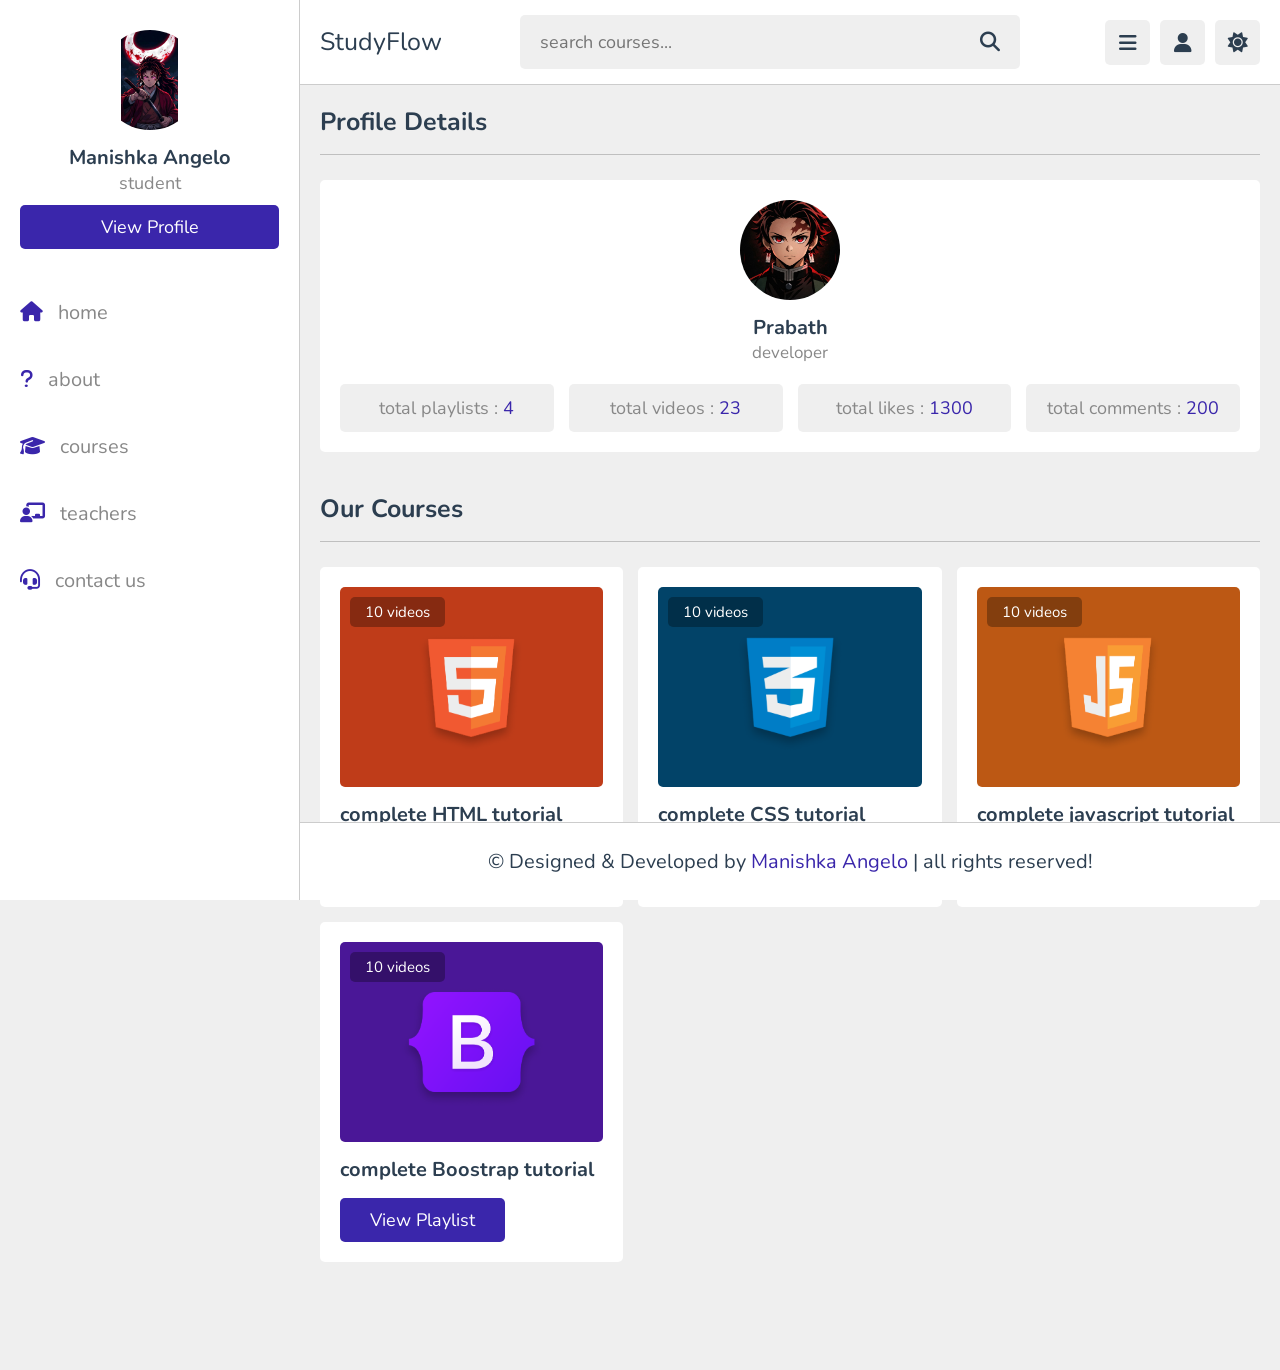
<file: teacher_profile.html>
<!DOCTYPE html>
<html lang="en">
<head>
   <meta charset="UTF-8">
   <meta http-equiv="X-UA-Compatible" content="IE=edge">
   <meta name="viewport" content="width=device-width, initial-scale=1.0">
   <title>tutor profile</title>

   <!-- font awesome cdn link  -->
   <link rel="stylesheet" href="https://cdnjs.cloudflare.com/ajax/libs/font-awesome/6.1.2/css/all.min.css">

   <!-- custom css file link  -->
   <link rel="stylesheet" href="css/style.css">

</head>
<body>

<header class="header">
   
   <section class="flex">

      <a href="home.html" class="logo">StudyFlow</a>

      <form action="search.html" method="post" class="search-form">
         <input type="text" name="search_box" required placeholder="search courses..." maxlength="100">
         <button type="submit" class="fas fa-search"></button>
      </form>

      <div class="icons">
         <div id="menu-btn" class="fas fa-bars"></div>
         <div id="search-btn" class="fas fa-search"></div>
         <div id="user-btn" class="fas fa-user"></div>
         <div id="toggle-btn" class="fas fa-sun"></div>
      </div>

      <div class="profile">
         <img src="images/pic-1.jpg" class="image" alt="">
         <h3 class="name">Manishka Angelo</h3>
         <p class="role">student</p>
         <a href="profile.html" class="btn">view profile</a>
         <div class="flex-btn">
            <a href="login.html" class="option-btn">login</a>
            <a href="register.html" class="option-btn">register</a>
         </div>
      </div>

   </section>

</header>   

<div class="side-bar">

   <div id="close-btn">
      <i class="fas fa-times"></i>
   </div>

   <div class="profile">
      <img src="images/pic-1.jpg" class="image" alt="">
      <h3 class="name">Manishka Angelo</h3>
      <p class="role">student</p>
      <a href="profile.html" class="btn">view profile</a>
   </div>

   <nav class="navbar">
      <a href="home.html"><i class="fas fa-home"></i><span>home</span></a>
      <a href="about.html"><i class="fas fa-question"></i><span>about</span></a>
      <a href="courses.html"><i class="fas fa-graduation-cap"></i><span>courses</span></a>
      <a href="teachers.html"><i class="fas fa-chalkboard-user"></i><span>teachers</span></a>
      <a href="contact.html"><i class="fas fa-headset"></i><span>contact us</span></a>
   </nav>

</div>

<section class="teacher-profile">

   <h1 class="heading">profile details</h1>

   <div class="details">
      <div class="tutor">
         <img src="images/pic-2.jpg" alt="">
         <h3>Prabath</h3>
         <span>developer</span>
      </div>
      <div class="flex">
         <p>total playlists : <span>4</span></p>
         <p>total videos : <span>23</span></p>
         <p>total likes : <span>1300</span></p>
         <p>total comments : <span>200</span></p>
      </div>
   </div>

</section>

<section class="courses">

   <h1 class="heading">our courses</h1>

   <div class="box-container">

      <div class="box">
         <div class="thumb">
            <img src="images/thumb-1.png" alt="">
            <span>10 videos</span>
         </div>
         <h3 class="title">complete HTML tutorial</h3>
         <a href="playlist.html" class="inline-btn">view playlist</a>
      </div>

      <div class="box">
         <div class="thumb">
            <img src="images/thumb-2.png" alt="">
            <span>10 videos</span>
         </div>
         <h3 class="title">complete CSS tutorial</h3>
         <a href="playlist.html" class="inline-btn">view playlist</a>
      </div>

      <div class="box">
         <div class="thumb">
            <img src="images/thumb-3.png" alt="">
            <span>10 videos</span>
         </div>
         <h3 class="title">complete javascript tutorial</h3>
         <a href="playlist.html" class="inline-btn">view playlist</a>
      </div>

      <div class="box">
         <div class="thumb">
            <img src="images/thumb-4.png" alt="">
            <span>10 videos</span>
         </div>
         <h3 class="title">complete Boostrap tutorial</h3>
         <a href="playlist.html" class="inline-btn">view playlist</a>
      </div>

   </div>

</section>












<footer class="footer">

   &copy; Designed & Developed by <span>Manishka Angelo</span> | all rights reserved!

</footer>

<!-- custom js file link  -->
<script src="js/script.js"></script>

   
</body>
</html>
</file>
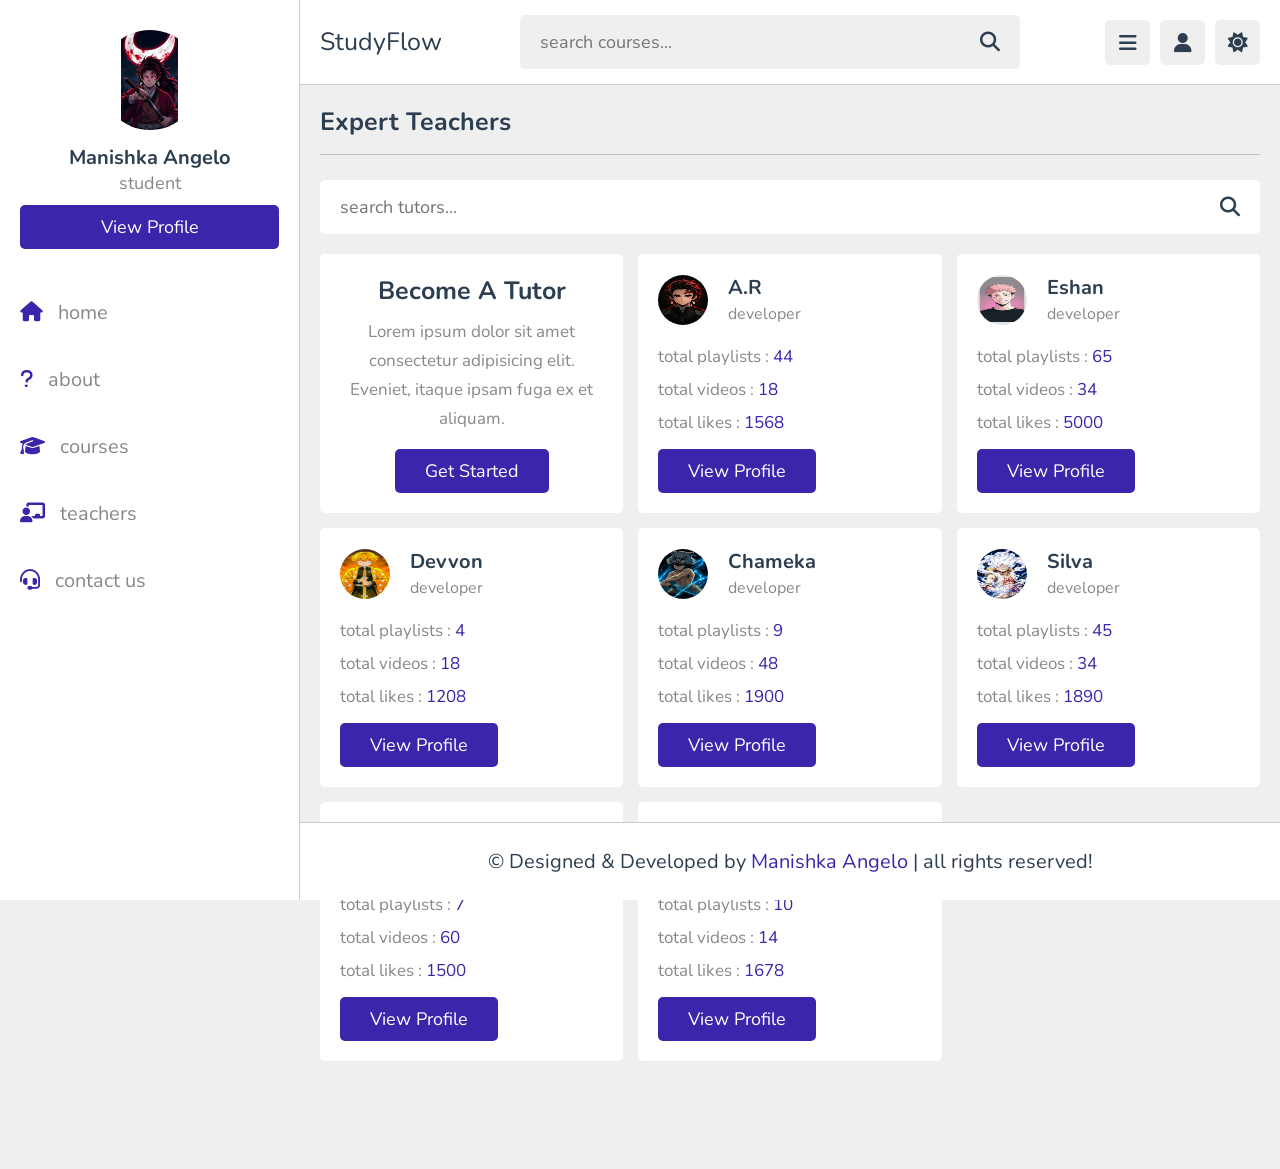
<file: teachers.html>
<!DOCTYPE html>
<html lang="en">
<head>
   <meta charset="UTF-8">
   <meta http-equiv="X-UA-Compatible" content="IE=edge">
   <meta name="viewport" content="width=device-width, initial-scale=1.0">
   <title>teachers</title>

   <!-- font awesome cdn link  -->
   <link rel="stylesheet" href="https://cdnjs.cloudflare.com/ajax/libs/font-awesome/6.1.2/css/all.min.css">

   <!-- custom css file link  -->
   <link rel="stylesheet" href="css/style.css">

</head>
<body>

<header class="header">
   
   <section class="flex">

      <a href="home.html" class="logo">StudyFlow</a>

      <form action="search.html" method="post" class="search-form">
         <input type="text" name="search_box" required placeholder="search courses..." maxlength="100">
         <button type="submit" class="fas fa-search"></button>
      </form>

      <div class="icons">
         <div id="menu-btn" class="fas fa-bars"></div>
         <div id="search-btn" class="fas fa-search"></div>
         <div id="user-btn" class="fas fa-user"></div>
         <div id="toggle-btn" class="fas fa-sun"></div>
      </div>

      <div class="profile">
         <img src="images/pic-1.jpg" class="image" alt="">
         <h3 class="name">Manishka angelo</h3>
         <p class="role">student</p>
         <a href="profile.html" class="btn">view profile</a>
         <div class="flex-btn">
            <a href="login.html" class="option-btn">login</a>
            <a href="register.html" class="option-btn">register</a>
         </div>
      </div>

   </section>

</header>   

<div class="side-bar">

   <div id="close-btn">
      <i class="fas fa-times"></i>
   </div>

   <div class="profile">
      <img src="images/pic-1.jpg" class="image" alt="">
      <h3 class="name">Manishka Angelo</h3>
      <p class="role">student</p>
      <a href="profile.html" class="btn">view profile</a>
   </div>

   <nav class="navbar">
      <a href="home.html"><i class="fas fa-home"></i><span>home</span></a>
      <a href="about.html"><i class="fas fa-question"></i><span>about</span></a>
      <a href="courses.html"><i class="fas fa-graduation-cap"></i><span>courses</span></a>
      <a href="teachers.html"><i class="fas fa-chalkboard-user"></i><span>teachers</span></a>
      <a href="contact.html"><i class="fas fa-headset"></i><span>contact us</span></a>
   </nav>

</div>

<section class="teachers">

   <h1 class="heading">expert teachers</h1>

   <form action="" method="post" class="search-tutor">
      <input type="text" name="search_box" placeholder="search tutors..." required maxlength="100">
      <button type="submit" class="fas fa-search" name="search_tutor"></button>
   </form>

   <div class="box-container">

      <div class="box offer">
         <h3>become a tutor</h3>
         <p>Lorem ipsum dolor sit amet consectetur adipisicing elit. Eveniet, itaque ipsam fuga ex et aliquam.</p>
         <a href="register.html" class="inline-btn">get started</a>
      </div>

      <div class="box">
         <div class="tutor">
            <img src="images/pic-2.jpg" alt="">
            <div>
               <h3>A.R</h3>
               <span>developer</span>
            </div>
         </div>
         <p>total playlists : <span>44</span></p>
         <p>total videos : <span>18</span></p>
         <p>total likes : <span>1568</span></p>
         <a href="teacher_profile.html" class="inline-btn">view profile</a>
      </div>

      <div class="box">
         <div class="tutor">
            <img src="images/pic-3.jpg" alt="">
            <div>
               <h3>Eshan</h3>
               <span>developer</span>
            </div>
         </div>
         <p>total playlists : <span>65</span></p>
         <p>total videos : <span>34</span></p>
         <p>total likes : <span>5000</span></p>
         <a href="teacher_profile.html" class="inline-btn">view profile</a>
      </div>

      <div class="box">
         <div class="tutor">
            <img src="images/pic-4.jpg" alt="">
            <div>
               <h3>Devvon</h3>
               <span>developer</span>
            </div>
         </div>
         <p>total playlists : <span>4</span></p>
         <p>total videos : <span>18</span></p>
         <p>total likes : <span>1208</span></p>
         <a href="teacher_profile.html" class="inline-btn">view profile</a>
      </div>

      <div class="box">
         <div class="tutor">
            <img src="images/pic-5.jpg" alt="">
            <div>
               <h3>Chameka</h3>
               <span>developer</span>
            </div>
         </div>
         <p>total playlists : <span>9</span></p>
         <p>total videos : <span>48</span></p>
         <p>total likes : <span>1900</span></p>
         <a href="teacher_profile.html" class="inline-btn">view profile</a>
      </div>

      <div class="box">
         <div class="tutor">
            <img src="images/pic-6.jpg" alt="">
            <div>
               <h3>Silva</h3>
               <span>developer</span>
            </div>
         </div>
         <p>total playlists : <span>45</span></p>
         <p>total videos : <span>34</span></p>
         <p>total likes : <span>1890</span></p>
         <a href="teacher_profile.html" class="inline-btn">view profile</a>
      </div>

      <div class="box">
         <div class="tutor">
            <img src="images/pic-7.jpg" alt="">
            <div>
               <h3>john</h3>
               <span>developer</span>
            </div>
         </div>
         <p>total playlists : <span>7</span></p>
         <p>total videos : <span>60</span></p>
         <p>total likes : <span>1500</span></p>
         <a href="teacher_profile.html" class="inline-btn">view profile</a>
      </div>

      <div class="box">
         <div class="tutor">
            <img src="images/pic-8.jpg" alt="">
            <div>
               <h3>Shevan</h3>
               <span>developer</span>
            </div>
         </div>
         <p>total playlists : <span>10</span></p>
         <p>total videos : <span>14</span></p>
         <p>total likes : <span>1678</span></p>
         <a href="teacher_profile.html" class="inline-btn">view profile</a>
      </div>

   </div>

</section>














<footer class="footer">

   &copy; Designed & Developed by <span>Manishka Angelo</span> | all rights reserved!

</footer>

<!-- custom js file link  -->
<script src="js/script.js"></script>

   
</body>
</html>
</file>
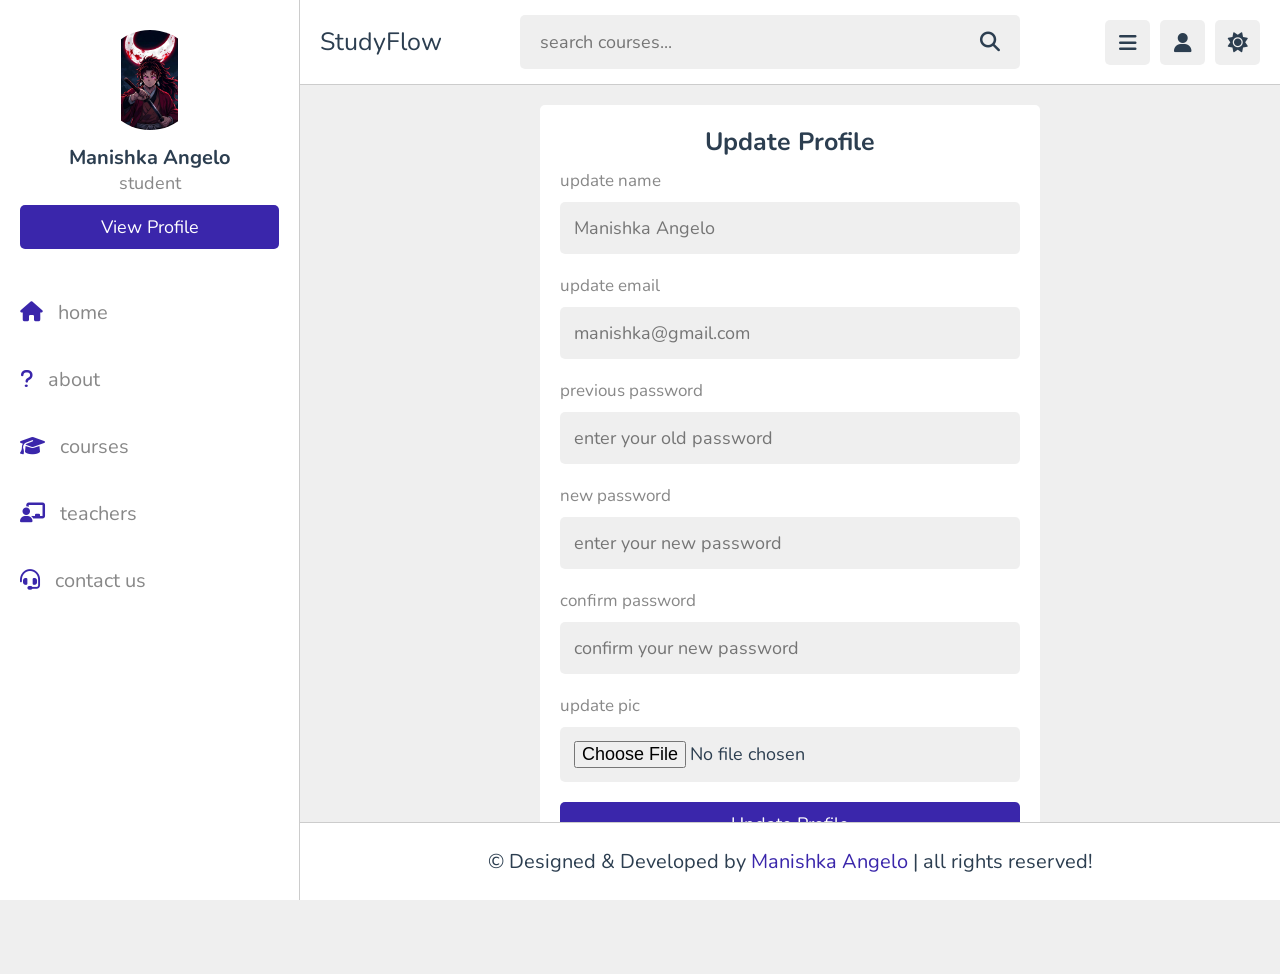
<file: update.html>
<!DOCTYPE html>
<html lang="en">
<head>
   <meta charset="UTF-8">
   <meta http-equiv="X-UA-Compatible" content="IE=edge">
   <meta name="viewport" content="width=device-width, initial-scale=1.0">
   <title>update</title>

 
   <link rel="stylesheet" href="https://cdnjs.cloudflare.com/ajax/libs/font-awesome/6.1.2/css/all.min.css">

  
   <link rel="stylesheet" href="css/style.css">

</head>
<body>

<header class="header">
   
   <section class="flex">

      <a href="home.html" class="logo">StudyFlow</a>

      <form action="search.html" method="post" class="search-form">
         <input type="text" name="search_box" required placeholder="search courses..." maxlength="100">
         <button type="submit" class="fas fa-search"></button>
      </form>

      <div class="icons">
         <div id="menu-btn" class="fas fa-bars"></div>
         <div id="search-btn" class="fas fa-search"></div>
         <div id="user-btn" class="fas fa-user"></div>
         <div id="toggle-btn" class="fas fa-sun"></div>
      </div>

      <div class="profile">
         <img src="images/pic-1.jpg" class="image" alt="">
         <h3 class="name">Manishka Angelo</h3>
         <p class="role">student</p>
         <a href="profile.html" class="btn">view profile</a>
         <div class="flex-btn">
            <a href="login.html" class="option-btn">login</a>
            <a href="register.html" class="option-btn">register</a>
         </div>
      </div>

   </section>

</header>   

<div class="side-bar">

   <div id="close-btn">
      <i class="fas fa-times"></i>
   </div>

   <div class="profile">
      <img src="images/pic-1.jpg" class="image" alt="">
      <h3 class="name">Manishka Angelo</h3>
      <p class="role">student</p>
      <a href="profile.html" class="btn">view profile</a>
   </div>

   <nav class="navbar">
      <a href="home.html"><i class="fas fa-home"></i><span>home</span></a>
      <a href="about.html"><i class="fas fa-question"></i><span>about</span></a>
      <a href="courses.html"><i class="fas fa-graduation-cap"></i><span>courses</span></a>
      <a href="teachers.html"><i class="fas fa-chalkboard-user"></i><span>teachers</span></a>
      <a href="contact.html"><i class="fas fa-headset"></i><span>contact us</span></a>
   </nav>

</div>

<section class="form-container">

   <form action="" method="post" enctype="multipart/form-data">
      <h3>update profile</h3>
      <p>update name</p>
      <input type="text" name="name" placeholder="Manishka Angelo" maxlength="50" class="box">
      <p>update email</p>
      <input type="email" name="email" placeholder="manishka@gmail.com" maxlength="50" class="box">
      <p>previous password</p>
      <input type="password" name="old_pass" placeholder="enter your old password" maxlength="20" class="box">
      <p>new password</p>
      <input type="password" name="new_pass" placeholder="enter your new password" maxlength="20" class="box">
      <p>confirm password</p>
      <input type="password" name="c_pass" placeholder="confirm your new password" maxlength="20" class="box">
      <p>update pic</p>
      <input type="file" accept="image/*" class="box">
      <input type="submit" value="update profile" name="submit" class="btn">
   </form>

</section>















<footer class="footer">

   &copy; Designed & Developed  by <span>Manishka Angelo </span> | all rights reserved!

</footer>

<!-- custom js file link  -->
<script src="js/script.js"></script>

   
</body>
</html>
</file>
<file: css/style.css>
@import url('https://fonts.googleapis.com/css2?family=Nunito:wght@200;300;400;500;600;700&display=swap');

:root{
   --main-color:#3A26AB;
   --red:#e74c3c;
   --orange:#f39c12;
   --light-color:#888;
   --light-bg:#eeee;
   --black:#2c3e50;
   --white:#fff;
   --border:.1rem solid rgba(0,0,0,.2);
}

*{
   font-family: 'Nunito', sans-serif;
   margin:0; padding:0;
   box-sizing: border-box;
   outline: none; border:none;
   text-decoration: none;
}

*::selection{
   background-color: var(--main-color);
   color:#fff;
}

html{
   font-size: 62.5%;
   overflow-x: hidden;
}

html::-webkit-scrollbar{
   width: 1rem;
   height: .5rem;
}

html::-webkit-scrollbar-track{
   background-color: transparent;
}

html::-webkit-scrollbar-thumb{
   background-color: var(--main-color);
}

body{
   background-color: var(--light-bg);
   padding-left: 30rem;
}

body.dark{
   --light-color:#aaa;
   --light-bg:#333;
   --black:#fff;
   --white:#222;
   --border:.1rem solid rgba(255,255,255,.2);
}

body.active{
   padding-left: 0;
}

section{
   padding:2rem;
   margin: 0 auto;
   max-width: 1200px;
}

.heading{
   font-size: 2.5rem;
   color:var(--black);
   margin-bottom: 2.5rem;
   border-bottom: var(--border);
   padding-bottom: 1.5rem;
   text-transform: capitalize;
}

.inline-btn,
.inline-option-btn,
.inline-delete-btn,
.btn,
.delete-btn,
.option-btn{
   border-radius: .5rem;
   color:#fff;
   font-size: 1.8rem;
   cursor: pointer;
   text-transform: capitalize;
   padding:1rem 3rem;
   text-align: center;
   margin-top: 1rem;
}

.btn,
.delete-btn,
.option-btn{
   display: block;
   width: 100%;
}

.inline-btn,
.inline-option-btn,
.inline-delete-btn{
   display: inline-block;
}

.btn,
.inline-btn{
   background-color: var(--main-color);
}

.option-btn,
.inline-option-btn{
   background-color:var(--orange);
}

.delete-btn,
.inline-delete-btn{
   background-color: var(--red);
}

.inline-btn:hover,
.inline-option-btn:hover,
.inline-delete-btn:hover,
.btn:hover,
.delete-btn:hover,
.option-btn:hover{
   background-color: var(--black);
   color: var(--white);
}

.flex-btn{
   display: flex;
   gap: 1rem;
}

.header{
   position: sticky;
   top:0; left:0; right: 0;
   background-color: var(--white);
   z-index: 1000;
   border-bottom: var(--border);
}

.header .flex{
   display: flex;
   align-items: center;
   justify-content: space-between;
   position: relative;
   padding: 1.5rem 2rem;
}

.header .flex .logo{
   font-size: 2.5rem;
   color: var(--black);
}

.header .flex .search-form{
   width: 50rem;
   border-radius: .5rem;
   background-color: var(--light-bg);
   padding:1.5rem 2rem;
   display: flex;
   gap:2rem;

}

.header .flex .search-form input{
   width: 100%;
   font-size: 1.8rem;
   color:var(--black);
   background:none;
}

.header .flex .search-form button{
   background:none;
   font-size: 2rem;
   cursor: pointer;
   color:var(--black);
}

.header .flex .search-form button:hover{
   color: var(--main-color);
}

.header .flex .icons div{
   font-size: 2rem;
   color:var(--black);
   background-color: var(--light-bg);
   border-radius: .5rem;
   height: 4.5rem;
   width: 4.5rem;
   line-height: 4.5rem;
   cursor: pointer;
   text-align: center;
   margin-left: .7rem;
}

.header .flex .icons div:hover{
   background-color: var(--black);
   color:var(--white);
}

.header .flex .profile{
   position: absolute;
   top:120%; right: 2rem;
   background-color: var(--white);
   border-radius: .5rem;
   padding: 1.5rem;
   text-align: center;
   overflow: hidden;
   transform-origin: top right;
   transform: scale(0);
   transition: .2s linear;
   width: 30rem;
}

.header .flex .profile.active{
   transform: scale(1);
}

.header .flex .profile .image{
   height: 10rem;
   width: 10rem;
   border-radius: 50%;
   object-fit: contain;
   margin-bottom: 1rem;
}

.header .flex .profile .name{
   font-size: 2rem;
   color:var(--black);
   overflow: hidden;
   text-overflow: ellipsis;
   white-space: nowrap;
}

.header .flex .profile .role{
   font-size: 1.8rem;
   color: var(--light-color);
}

#search-btn{
   display: none;
}

.side-bar{
   position: fixed;
   top: 0; left: 0;
   width: 30rem;
   background-color: var(--white);
   height: 100vh;
   border-right: var(--border);
   z-index: 1200;
}

.side-bar #close-btn{
   text-align: right;
   padding: 2rem;
   display: none;
}

.side-bar #close-btn i{
   text-align: right;
   font-size: 2.5rem;
   background:var(--red);
   border-radius: .5rem;
   color:var(--white);
   cursor: pointer;
   height: 4.5rem;
   width: 4.5rem;
   line-height: 4.5rem;
   text-align: center;
}

.side-bar #close-btn i:hover{
   background-color: var(--black);
}

.side-bar .profile{
   padding:3rem 2rem;
   text-align: center;
}

.side-bar .profile .image{
   height: 10rem;
   width: 10rem;
   border-radius: 50%;
   object-fit: contain;
   margin-bottom: 1rem;
}

.side-bar .profile .name{
   font-size: 2rem;
   color:var(--black);
   overflow: hidden;
   text-overflow: ellipsis;
   white-space: nowrap;
}

.side-bar .profile .role{
   font-size: 1.8rem;
   color: var(--light-color);
}

.side-bar .navbar a{
   display: block;
   padding: 2rem;
   font-size: 2rem;
}

.side-bar .navbar a i{
   margin-right: 1.5rem;
   color:var(--main-color);
   transition: .2s linear;
}

.side-bar .navbar a span{
   color:var(--light-color);
}

.side-bar .navbar a:hover{
   background-color: var(--light-bg);
}

.side-bar .navbar a:hover i{
   margin-right: 2.5rem;
}

.side-bar.active{
   left: -30rem;
}

.home-grid .box-container{
   display: grid;
   grid-template-columns: repeat(auto-fit, 27.5rem);
   gap:1.5rem;
   justify-content: center;
   align-items: flex-start;
}

.home-grid .box-container .box{
   background-color: var(--white);
   border-radius: .5rem;
   padding:2rem;
}

.home-grid .box-container .box .title{
   font-size: 2rem;
   color: var(--black);
   text-transform: capitalize;
}

.home-grid .box-container .box .flex{
   display: flex;
   flex-wrap: wrap;
   gap: 1.5rem;
   margin-top: 2rem;
}

.home-grid .box-container .flex a{
   background-color: var(--light-bg);
   border-radius: .5rem;
   padding: 1rem 1.5rem;
   font-size: 1.5rem;
}

.home-grid .box-container .flex a i{
   margin-right: 1rem;
   color:var(--black);
}

.home-grid .box-container .flex a span{
   color:var(--light-color);
}

.home-grid .box-container .flex a:hover{
   background-color: var(--black);
}

.home-grid .box-container .flex a:hover span{
   color:var(--white);
}

.home-grid .box-container .flex a:hover i{
   color:var(--white);
}

.home-grid .box-container .tutor{
   padding: 1rem 0;
   font-size: 1.8rem;
   color:var(--light-color);
   line-height: 2;
}

.home-grid .box-container .likes{
   color:var(--light-color);
   font-size: 1.7rem;
   margin-top: 1.5rem;
}

.home-grid .box-container .likes span{
   color:var(--main-color);
}

.about .row{
   display: flex;
   align-items: center;
   flex-wrap: wrap;
   gap:1.5rem;
}

.about .row .image{
   flex: 1 1 40rem;
}

.about .row .image img{
   width: 100%;
   height: 50rem;
}

.about .row .content{
   flex: 1 1 40rem;
}

.about .row .content p{
   font-size: 1.7rem;
   line-height: 2;
   color: var(--light-color);
   padding: 1rem 0;
}

.about .row .content h3{
   font-size: 3rem;
   color:var(--black);
   text-transform: capitalize;
}

.about .box-container{
   display: grid;
   grid-template-columns: repeat(auto-fit, minmax(27rem, 1fr));
   gap:1.5rem;
   justify-content: center;
   align-items: flex-start;
   margin-top: 3rem;
}

.about .box-container .box{
   border-radius: .5rem;
   background-color: var(--white);
   padding: 2rem;
   display: flex;
   align-items: center;
   gap: 2.5rem;
}

.about .box-container .box i{
   font-size: 4rem;
   color: var(--main-color);
}

.about .box-container .box h3{
   font-size: 2.5rem;
   color: var(--black);
   margin-bottom: .3rem;
}

.about .box-container .box p{
   font-size: 1.7rem;
   color:var(--light-color);
}

.reviews .box-container{
   display: grid;
   grid-template-columns: repeat(auto-fit, minmax(30rem, 1fr));
   gap:1.5rem;
   justify-content: center;
   align-items: flex-start;
}

.reviews .box-container .box{
   border-radius: .5rem;
   background-color: var(--white);
   padding: 2rem;
}

.reviews .box-container .box p{
   line-height: 1.7;
   font-size: 1.7rem;
   color: var(--light-color);
}

.reviews .box-container .box .student{
   margin-top: 2rem;
   display: flex;
   align-items: center;
   gap: 1.5rem;
}

.reviews .box-container .box .student img{
   height: 5rem;
   width: 5rem;
   object-fit: cover;
   border-radius: 50%;
}

.reviews .box-container .box .student h3{
   font-size: 2rem;
   color: var(--black);
   margin-bottom: .3rem;
}

.reviews .box-container .box .student .stars{
   font-size: 1.5rem;
   color:var(--orange);
}

.courses .box-container{
   display: grid;
   grid-template-columns: repeat(auto-fit, minmax(30rem, 1fr));
   gap:1.5rem;
   justify-content: center;
   align-items: flex-start;
}

.courses .box-container .box{
   border-radius: .5rem;
   background-color: var(--white);
   padding: 2rem;
}

.courses .box-container .box .tutor{
   display: flex;
   align-items: center;
   gap: 1.5rem;
   margin-bottom: 2.5rem;
}

.courses .box-container .box .tutor img{
   height: 5rem;
   width: 5rem;
   border-radius: 50%;
   object-fit: cover;
}

.courses .box-container .box .tutor h3{
   font-size: 1.8rem;
   color: var(--black);
   margin-bottom: .2rem;
}

.courses .box-container .box .tutor span{
   font-size: 1.3rem;
   color:var(--light-color);
}

.courses .box-container .box .thumb{
   position: relative;
}

.courses .box-container .box .thumb span{
   position: absolute;
   top:1rem; left: 1rem;
   border-radius: .5rem;
   padding: .5rem 1.5rem;
   background-color: rgba(0,0,0,.3);
   color: #fff;
   font-size: 1.5rem;
}

.courses .box-container .box .thumb img{
   width: 100%;
   height: 20rem;
   object-fit: cover;
   border-radius: .5rem;
}

.courses .box-container .box .title{
   font-size: 2rem;
   color: var(--black);
   padding-bottom: .5rem;
   padding-top: 1rem;
}

.courses .more-btn{
   text-align: center;
   margin-top: 2rem;
}

.playlist-details .row{
   display: flex;
   align-items: flex-end;
   gap:3rem;
   flex-wrap: wrap;
   background-color: var(--white);
   padding: 2rem;
}

.playlist-details .row .column{
   flex: 1 1 40rem;
}

.playlist-details .row .column .save-playlist{
   margin-bottom: 1.5rem;
}

.playlist-details .row .column .save-playlist button{
   border-radius: .5rem;
   background-color: var(--light-bg);
   padding:1rem 1.5rem;
   cursor: pointer;
}

.playlist-details .row .column .save-playlist button i{
   font-size: 2rem;
   color:var(--black);
   margin-right: .8rem;
}

.playlist-details .row .column .save-playlist button span{
   font-size: 1.8rem;
   color:var(--light-color);
}

.playlist-details .row .column .save-playlist button:hover{
   background-color: var(--black);
}

.playlist-details .row .column .save-playlist button:hover i{
   color:var(--white);
}

.playlist-details .row .column .save-playlist button:hover span{
   color:var(--white);
}

.playlist-details .row .column .thumb{
   position: relative;
}

.playlist-details .row .column .thumb span{
   font-size: 1.8rem;
   color: #fff;
   background-color: rgba(0,0,0,.3);
   border-radius: .5rem;
   position: absolute;
   top: 1rem; left: 1rem;
   padding: .5rem 1.5rem;
}

.playlist-details .row .column .thumb img{
   height: 30rem;
   width: 100%;
   object-fit: cover;
   border-radius: .5rem;
}

.playlist-details .row .column .tutor{
   display: flex;
   align-items: center;
   gap: 2rem;
   margin-bottom: 2rem;
}

.playlist-details .row .column .tutor img{
   height: 7rem;
   width: 7rem;
   border-radius: 50%;
   object-fit: cover;
}

.playlist-details .row .column .tutor h3{
   font-size: 2rem;
   color:var(--black);
   margin-bottom: .2rem;
}

.playlist-details .row .column .tutor span{
   font-size: 1.5rem;
   color: var(--light-color);
}

.playlist-details .row .column .details h3{
   font-size: 2rem;
   color: var(--black);
   text-transform: capitalize;
}

.playlist-details .row .column .details p{
   padding: 1rem 0;
   line-height: 2;
   font-size: 1.8rem;
   color: var(--light-color);
}

.playlist-videos .box-container{
   display: grid;
   grid-template-columns: repeat(auto-fit, minmax(30rem, 1fr));
   gap:1.5rem;
   justify-content: center;
   align-items: flex-start;
}

.playlist-videos .box-container .box{
   background-color: var(--white);
   border-radius: .5rem;
   padding: 2rem;
   position: relative;
}

.playlist-videos .box-container .box i{
   position: absolute;
   top: 2rem; left: 2rem; right: 2rem;
   height: 20rem;
   border-radius: .5rem;
   background-color: rgba(0,0,0,.3);
   display: flex;
   align-items: center;
   justify-content: center;
   font-size: 5rem;
   color: #fff;
   display: none;
}

.playlist-videos .box-container .box:hover i{
   display: flex;
}

.playlist-videos .box-container .box img{
   width: 100%;
   height: 20rem;
   object-fit: cover;
   border-radius: .5rem;
}

.playlist-videos .box-container .box h3{
   margin-top: 1.5rem;
   font-size: 1.8rem;
   color: var(--black);
}

.playlist-videos .box-container .box:hover h3{
   color: var(--main-color);
}

.watch-video .video-container{
   background-color: var(--white);
   border-radius: .5rem;
   padding: 2rem;
}

.watch-video .video-container .video{
   position: relative;
   margin-bottom: 1.5rem;
}

.watch-video .video-container .video video{
   border-radius: .5rem;
   width: 100%;
   object-fit: contain;
   background-color: #000;
}

.watch-video .video-container .title{
   font-size: 2rem;
   color: var(--black);
}

.watch-video .video-container .info{
   display: flex;
   margin-top: 1.5rem;
   margin-bottom: 2rem;
   border-bottom: var(--border);
   padding-bottom: 1.5rem;
   gap: 2.5rem;
   align-items: center;
}

.watch-video .video-container .info p{
   font-size: 1.6rem;
}

.watch-video .video-container .info p span{
   color: var(--light-color);
}

.watch-video .video-container .info i{
   margin-right: 1rem;
   color: var(--main-color);
}

.watch-video .video-container .tutor{
   display: flex;
   align-items: center;
   gap: 2rem;
   margin-bottom: 1rem;
}

.watch-video .video-container .tutor img{
   border-radius: 50%;
   height: 5rem;
   width: 5rem;
   object-fit: cover;
}

.watch-video .video-container .tutor h3{
   font-size: 2rem;
   color: var(--black);
   margin-bottom: .2rem;
}

.watch-video .video-container .tutor span{
   font-size: 1.5rem;
   color: var(--light-color);
}

.watch-video .video-container .flex{
   display: flex;
   align-items: center;
   justify-content: space-between;
   gap: 1.5rem;
}

.watch-video .video-container .flex button{
   border-radius: .5rem;
   padding: 1rem 1.5rem;
   font-size: 1.8rem;
   cursor: pointer;
   background-color: var(--light-bg);
}

.watch-video .video-container .flex button i{
   margin-right: 1rem;
   color: var(--black);
}

.watch-video .video-container .flex button span{
   color: var(--light-color);
}

.watch-video .video-container .flex button:hover{
   background-color: var(--black);
}

.watch-video .video-container .flex button:hover i{
   color: var(--white);
}

.watch-video .video-container .flex button:hover span{
   color: var(--white);
}

.watch-video .video-container .description{
   line-height: 1.5;
   font-size: 1.7rem;
   color: var(--light-color);
   margin-top: 2rem;
}

.comments .add-comment{
   background-color: var(--white);
   border-radius: .5rem;
   padding: 2rem;
   margin-bottom: 3rem;
}

.comments .add-comment h3{
   font-size: 2rem;
   color: var(--black);
   margin-bottom: 1rem;
}

.comments .add-comment textarea{
   height: 20rem;
   resize: none;
   background-color: var(--light-bg);
   border-radius: .5rem;
   border: var(--border);
   padding: 1.4rem;
   font-size: 1.8rem;
   color: var(--black);
   width: 100%;
   margin: .5rem 0;
}

.comments .box-container{
   display: grid;
   gap: 2.5rem;
   background-color: var(--white);
   padding: 2rem;
   border-radius: .5rem;
}

.comments .box-container .box .user{
   display: flex;
   align-items: center;
   gap: 1.5rem;
   margin-bottom: 2rem;
}

.comments .box-container .box .user img{
   height: 5rem;
   width: 5rem;
   border-radius: 50%;
}

.comments .box-container .box .user h3{
   font-size: 2rem;
   color: var(--black);
   margin-bottom: .2rem;
}

.comments .box-container .box .user span{
   font-size: 1.5rem;
   color: var(--light-color);
}

.comments .box-container .box .comment-box{
   border-radius: .5rem;
   background-color: var(--light-bg);
   padding:1rem 1.5rem;
   white-space: pre-line;
   margin: .5rem 0;
   font-size: 1.8rem;
   color: var(--black);
   line-height: 1.5;
   position: relative;
   z-index: 0;
}

.comments .box-container .box .comment-box::before{
   content: '';
   position: absolute;
   top: -1rem; left: 1.5rem;
   background-color: var(--light-bg);
   height: 1.2rem;
   width: 2rem;
   clip-path: polygon(50% 0%, 0% 100%, 100% 100%);
}

.teachers .search-tutor{
   margin-bottom: 2rem;
   border-radius: .5rem;
   background-color: var(--white);
   padding: 1.5rem 2rem;
   display: flex;
   align-items: center;
   gap: 1.5rem;
}

.teachers .search-tutor input{
   width: 100%;
   background: none;
   font-size: 1.8rem;
   color: var(--black);
}

.teachers .search-tutor button{
   font-size: 2rem;
   color: var(--black);
   cursor: pointer;
   background:none;
}

.teachers .search-tutor button:hover{
   color: var(--main-color);
}

.teachers .box-container{
   display: grid;
   grid-template-columns: repeat(auto-fit, minmax(30rem, 1fr));
   gap:1.5rem;
   justify-content: center;
   align-items: flex-start;
}

.teachers .box-container .box{
   background-color: var(--white);
   border-radius: .5rem;
   padding: 2rem;
}

.teachers .box-container .offer{
   text-align: center;
}

.teachers .box-container .offer h3{
   font-size: 2.5rem;
   color: var(--black);
   text-transform: capitalize;
   padding-bottom: .5rem;
}

.teachers .box-container .offer p{
   line-height: 1.7;
   padding: .5rem 0;
   color: var(--light-color);
   font-size: 1.7rem;
}

.teachers .box-container .box .tutor{
   display: flex;
   align-items: center;
   gap:2rem;
   margin-bottom: 1.5rem;
}

.teachers .box-container .box .tutor img{
   height: 5rem;
   width: 5rem;
   border-radius: 50%;
}

.teachers .box-container .box .tutor h3{
   font-size: 2rem;
   color: var(--black);
   margin-bottom: .2rem;
}

.teachers .box-container .box .tutor span{
   font-size: 1.6rem;
   color: var(--light-color);
}

.teachers .box-container .box p{
   padding: .5rem 0;
   font-size: 1.7rem;
   color: var(--light-color);
}

.teachers .box-container .box p span{
   color: var(--main-color);
}

.teacher-profile .details{
   text-align: center;
   background-color: var(--white);
   border-radius: .5rem;
   padding: 2rem;
}

.teacher-profile .details .tutor img{
   height: 10rem;
   width: 10rem;
   border-radius: 50%;
   object-fit: cover;
   margin-bottom: 1rem;
}

.teacher-profile .details .tutor h3{
   font-size: 2rem;
   color: var(--black);
}

.teacher-profile .details .tutor span{
   color: var(--light-color);
   font-size: 1.7rem;
}

.teacher-profile .details .flex{
   display: flex;
   flex-wrap: wrap;
   gap: 1.5rem;
   margin-top: 2rem;
}

.teacher-profile .details .flex p{
   flex: 1 1 20rem;
   border-radius: .5rem;
   background-color: var(--light-bg);
   padding: 1.2rem 2rem;
   font-size: 1.8rem;
   color: var(--light-color);
}

.teacher-profile .details .flex p span{
   color: var(--main-color);
}

.user-profile .info{
   background-color: var(--white);
   border-radius: .5rem;
   padding: 2rem;
}

.user-profile .info .user{
   text-align: center;
   margin-bottom: 2rem;
   padding: 1rem;
}

.user-profile .info .user img{
   height: 10rem;
   width: 10rem;
   border-radius: 50%;
   object-fit: cover;
   margin-bottom: 1rem;
}

.user-profile .info .user h3{
   font-size: 2rem;
   color: var(--black);
}

.user-profile .info .user p{
   font-size: 1.7rem;
   color: var(--light-color);
   padding: .3rem 0;
}

.user-profile .info .box-container{
   display: flex;
   flex-wrap: wrap;
   gap: 1.5rem;
}

.user-profile .info .box-container .box{
   background-color: var(--light-bg);
   border-radius: .5rem;
   padding: 2rem;
   flex: 1 1 25rem;
}

.user-profile .info .box-container .box .flex{
   display: flex;
   align-items: center;
   gap: 2rem;
   margin-bottom: 1rem;
}

.user-profile .info .box-container .box .flex i{
   font-size:2rem;
   color: var(--white);
   background-color: var(--black);
   text-align: center;
   border-radius: .5rem;
   height: 5rem;
   width: 5rem;
   line-height: 4.9rem;
}

.user-profile .info .box-container .box .flex span{
   font-size: 2.5rem;
   color: var(--main-color);
}

.user-profile .info .box-container .box .flex p{
   color: var(--light-color);
   font-size: 1.7rem;
}

.contact .row{
   display: flex;
   align-items: center;
   flex-wrap: wrap;
   gap: 1.5rem;
}

.contact .row .image{
   flex: 1 1 50rem;
}

.contact .row .image img{
   width: 100%;
}

.contact .row form{
   flex: 1 1 30rem;
   background-color: var(--white);
   padding: 2rem;
   text-align: center;
}

.contact .row form h3{
   margin-bottom: 1rem;
   text-transform: capitalize;
   color:var(--black);
   font-size: 2.5rem;
}

.contact .row form .box{
   width: 100%;
   border-radius: .5rem;
   background-color: var(--light-bg);
   margin: 1rem 0;
   padding: 1.4rem;
   font-size: 1.8rem;
   color: var(--black);
}

.contact .row form textarea{
   height: 20rem;
   resize: none;
}

.contact .box-container{
   display: grid;
   grid-template-columns: repeat(auto-fit, minmax(30rem, 1fr));
   gap:1.5rem;
   justify-content: center;
   align-items: flex-start;
   margin-top: 3rem;
}

.contact .box-container .box{
   text-align: center;
   background-color: var(--white);
   border-radius: .5rem;
   padding: 3rem;
}

.contact .box-container .box i{
   font-size: 3rem;
   color: var(--main-color);
   margin-bottom: 1rem;
}

.contact .box-container .box h3{
   font-size: 2rem;
   color:var(--black);
   margin: 1rem 0;
}

.contact .box-container .box a{
   display: block;
   padding-top: .5rem;
   font-size: 1.8rem;
   color: var(--light-color);
}

.contact .box-container .box a:hover{
   text-decoration: underline;
   color:var(--black);
}

.form-container{
   min-height: calc(100vh - 20rem);
   display: flex;
   align-items: center;
   justify-content: center;
}

.form-container form{
   background-color: var(--white);
   border-radius: .5rem;
   padding: 2rem;
   width: 50rem;
}

.form-container form h3{
   font-size: 2.5rem;
   text-transform: capitalize;
   color: var(--black);
   text-align: center;
}

.form-container form p{
   font-size: 1.7rem;
   color: var(--light-color);
   padding-top: 1rem;
}

.form-container form p span{
   color: var(--red);
}

.form-container form .box{
   font-size: 1.8rem;
   color: var(--black);
   border-radius: .5rem;
   padding: 1.4rem;
   background-color: var(--light-bg);
   width: 100%;
   margin: 1rem 0;
}






.footer{
   background-color: var(--white);
   border-top: var(--border);
   position: sticky;
   bottom: 0; left: 0; right: 0;
   text-align: center;
   font-size: 2rem;
   padding:2.5rem 2rem;
   color:var(--black);
   margin-top: 1rem;
   z-index: 1000;
   /* padding-bottom: 9.5rem; */
}

.footer span{
   color:var(--main-color);
}



@media (max-width:1200px){

   body{
      padding-left: 0;
   }

   .side-bar{
      left: -30rem;
      transition: .2s linear;
   }

   .side-bar #close-btn{
      display: block;
   }

   .side-bar.active{
      left: 0;
      box-shadow: 0 0 0 100vw rgba(0,0,0,.8);
      border-right: 0;
   }

}

@media (max-width:991px){

   html{
      font-size: 55%;
   }

}

@media (max-width:768px){

   #search-btn{
      display: inline-block;
   }

   .header .flex .search-form{
      position: absolute;
      top: 99%; left: 0; right: 0;
      border-top: var(--border);
      border-bottom: var(--border);
      background-color: var(--white);
      border-radius: 0;
      width: auto;
      padding: 2rem;
      clip-path: polygon(0 0, 100% 0, 100% 0, 0 0);
      transition: .2s linear;
   }

   .header .flex .search-form.active{
      clip-path: polygon(0 0, 100% 0, 100% 100%, 0 100%);
   }

}

@media (max-width:450px){

   html{
      font-size: 50%;
   }

   .flex-btn{
      gap: 0;
      flex-flow: column;
   }

   .home-grid .box-container{
      grid-template-columns: 1fr;
   }

   .about .row .image img{
      height: 25rem;
   }

}
</file>
